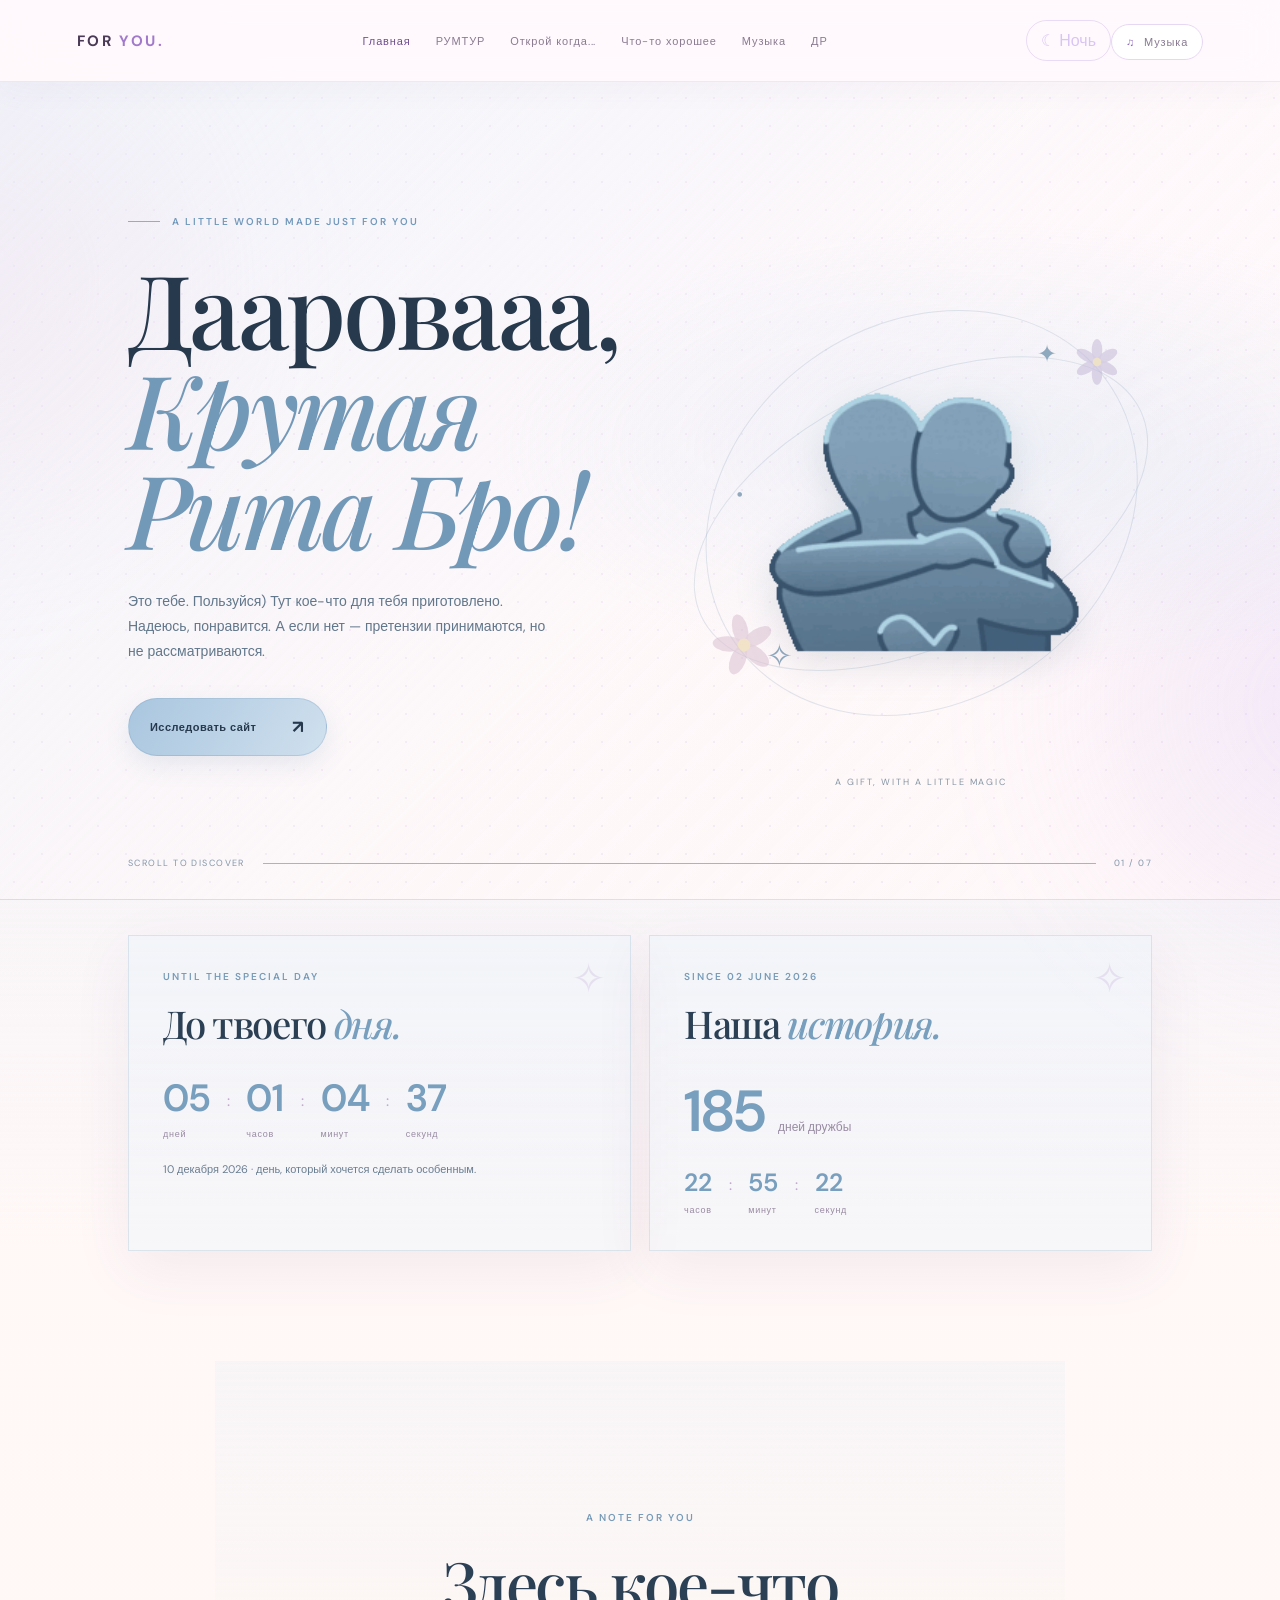
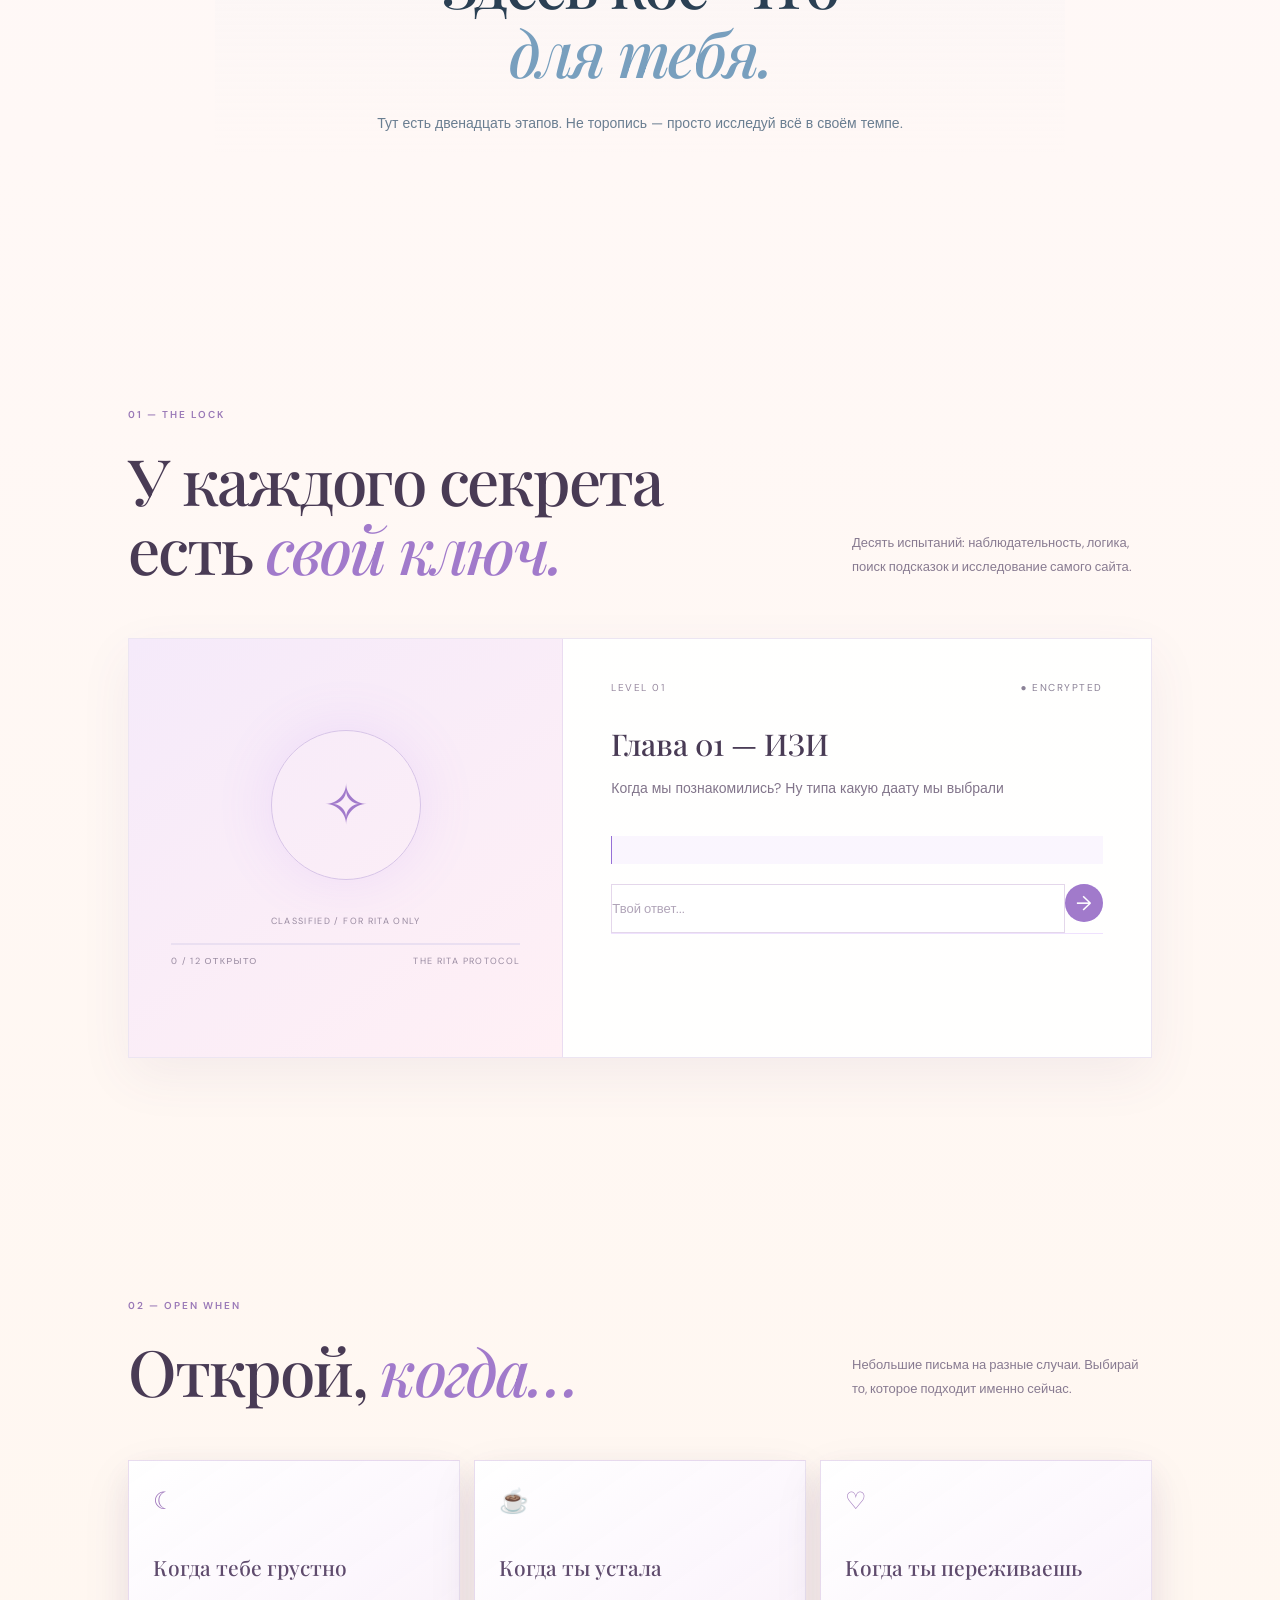
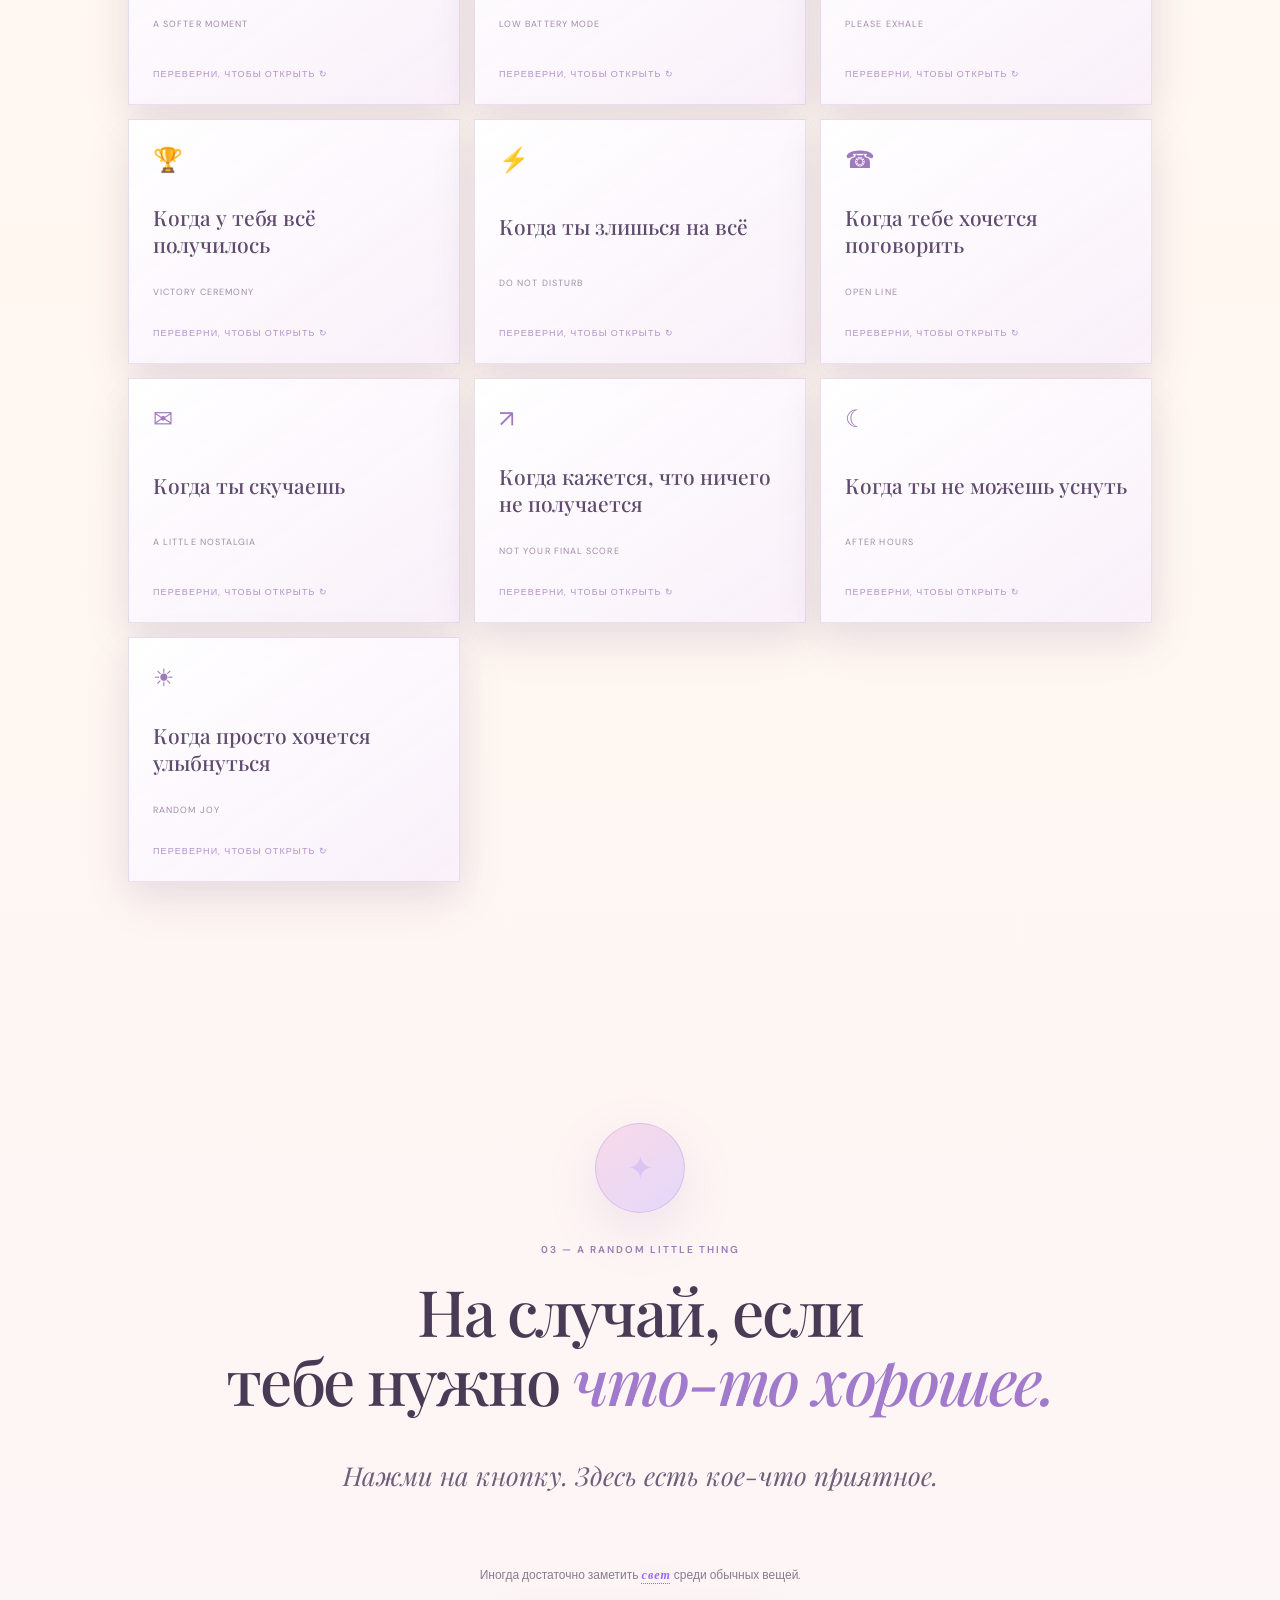
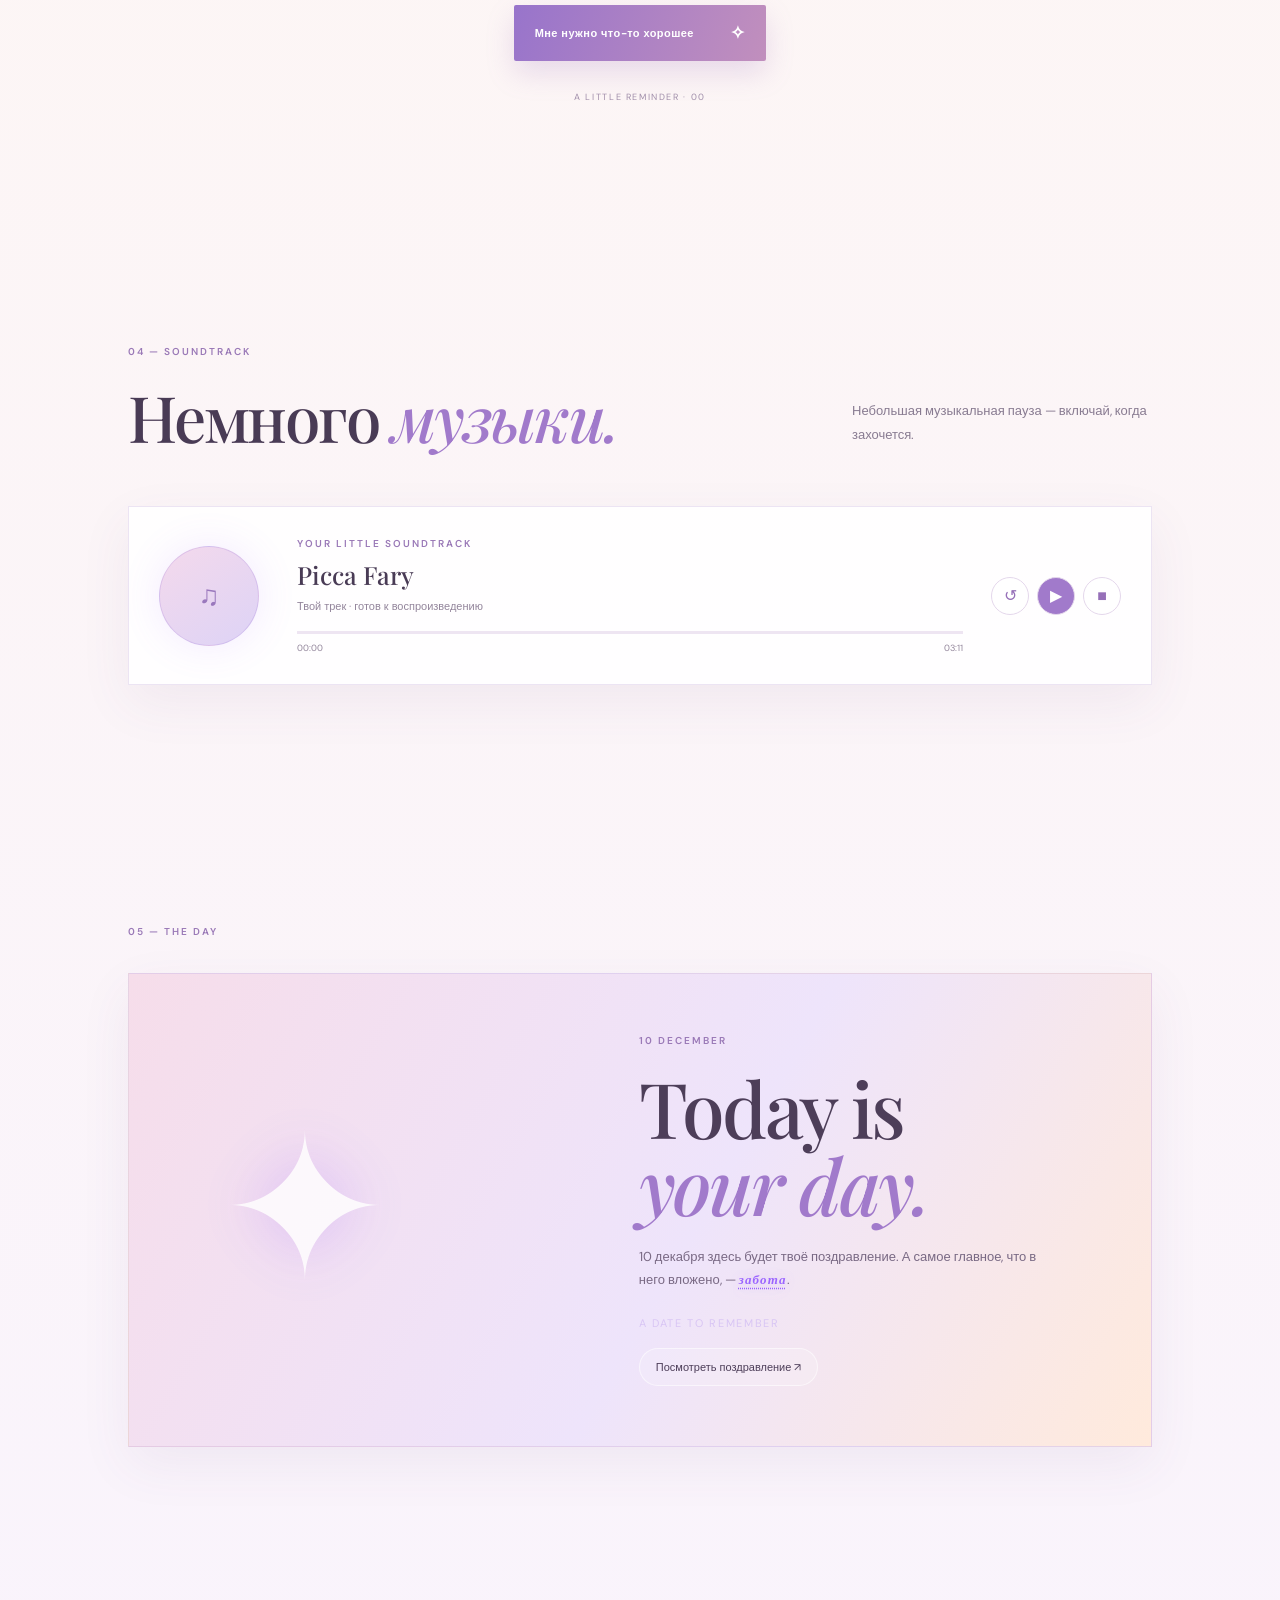
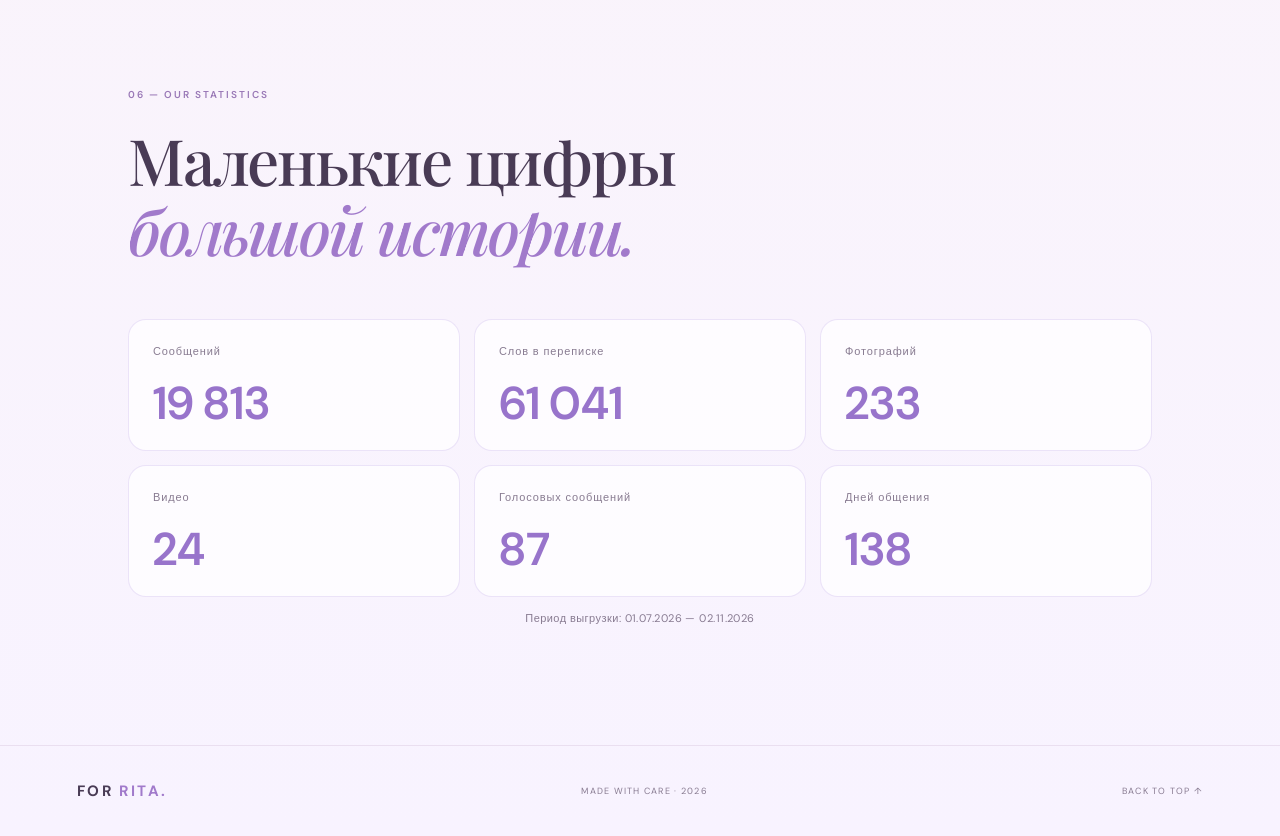
<file: index.html>
<!doctype html>
<html lang="ru">
<head>
<meta charset="UTF-8"><meta name="viewport" content="width=device-width,initial-scale=1">
<meta name="theme-color" content="#fff7fb">
<title>A little world made just for you</title>
<link rel="preconnect" href="https://fonts.googleapis.com"><link rel="preconnect" href="https://fonts.gstatic.com" crossorigin>
<link href="https://fonts.googleapis.com/css2?family=DM+Sans:wght@400;500;600;700&family=Playfair+Display:ital,wght@0,500;0,600;1,500&display=swap" rel="stylesheet">
<link rel="stylesheet" href="style.css?v=5.14">
</head>
<body>
<div class="ambient ambient-one"></div><div class="ambient ambient-two"></div><div class="seasonal-layer" id="seasonalLayer" aria-hidden="true"></div>
<header class="topbar">
<a class="brand" href="#home">FOR <span>YOU.</span></a>
<button class="menu-toggle" id="menuToggle" aria-label="Открыть меню">☰</button>
<nav id="nav"><a href="#home" class="nav-link active">Главная</a><a href="#lock" class="nav-link">РУМТУР</a><a href="#open-when" class="nav-link">Открой когда...</a><a href="#secret-block" class="nav-link hidden" id="archiveNav">Наступит время</a><a href="#random" class="nav-link">Что-то хорошее</a><a href="#music" class="nav-link">Музыка</a><a href="#birthday" class="nav-link">ДР</a></nav>
<div class="topbar-actions"><button class="theme-toggle" id="themeToggle" type="button">☾ <span>Ночь</span></button><button class="sound-button" id="soundButton" type="button" aria-label="Перейти к музыке">♫ <span>Музыка</span></button></div>
</header>
<main>
<section class="hero section" id="home">
<div class="hero-copy"><div class="eyebrow"><span class="eyebrow-line"></span>A LITTLE WORLD MADE JUST FOR YOU</div><h1>Дааровааа,<br><em>Крутая Рита Бро!</em></h1><p class="hero-text">Это тебе. Пользуйся) Тут кое-что для тебя приготовлено. Надеюсь, понравится. А если нет — претензии принимаются, но не рассматриваются.</p><a class="primary-button" href="#lock">Исследовать сайт <span>↗</span></a></div>
<div class="hero-art" aria-hidden="true">
<div class="orbit orbit-a"></div><div class="orbit orbit-b"></div>
<div class="embrace-stage" aria-hidden="true">
  <img class="embrace-gif" src="assets/embrace.gif" alt="Два человечка обнимаются" width="240" height="240">
</div>
<svg class="hero-flower flower-one" viewBox="0 0 100 100"><g fill="#e8b9d7" fill-opacity=".8"><ellipse cx="50" cy="25" rx="12" ry="24"/><ellipse cx="50" cy="25" rx="12" ry="24" transform="rotate(72 50 50)"/><ellipse cx="50" cy="25" rx="12" ry="24" transform="rotate(144 50 50)"/><ellipse cx="50" cy="25" rx="12" ry="24" transform="rotate(216 50 50)"/><ellipse cx="50" cy="25" rx="12" ry="24" transform="rotate(288 50 50)"/></g><circle cx="50" cy="50" r="10" fill="#f8d98d"/></svg>
<svg class="hero-flower flower-two" viewBox="0 0 100 100"><g fill="#cdb7ef" fill-opacity=".85"><ellipse cx="50" cy="25" rx="11" ry="23"/><ellipse cx="50" cy="25" rx="11" ry="23" transform="rotate(60 50 50)"/><ellipse cx="50" cy="25" rx="11" ry="23" transform="rotate(120 50 50)"/><ellipse cx="50" cy="25" rx="11" ry="23" transform="rotate(180 50 50)"/><ellipse cx="50" cy="25" rx="11" ry="23" transform="rotate(240 50 50)"/><ellipse cx="50" cy="25" rx="11" ry="23" transform="rotate(300 50 50)"/></g><circle cx="50" cy="50" r="9" fill="#f6d98e"/></svg>
<span class="spark spark-a">✦</span><span class="spark spark-b">✧</span><span class="spark spark-c">·</span><div class="art-caption">A GIFT, WITH A LITTLE MAGIC</div></div>
<div class="hero-bottom"><span>SCROLL TO DISCOVER</span><span class="scroll-line"></span><span>01 / 07</span></div>
</section>
<section class="time-section section" id="our-time">
  <div class="time-grid">
    <article class="time-card birthday-count-card">
      <div class="section-kicker">UNTIL THE SPECIAL DAY</div>
      <h2>До твоего <em>дня.</em></h2>
      <div class="time-counter" id="birthdayCountdown" aria-live="off">
        <div><strong id="bdDays">—</strong><span>дней</span></div><i>:</i>
        <div><strong id="bdHours">—</strong><span>часов</span></div><i>:</i>
        <div><strong id="bdMinutes">—</strong><span>минут</span></div><i>:</i>
        <div><strong id="bdSeconds">—</strong><span>секунд</span></div>
      </div>
      <p>10 декабря 2026 · день, который хочется сделать особенным.</p>
    </article>
    <article class="time-card friendship-count-card">
      <div class="section-kicker">SINCE 02 JUNE 2026</div>
      <h2>Наша <em>история.</em></h2>
      <div class="friendship-counter" id="friendshipCounter">
        <strong id="friendDays">—</strong><span>дней дружбы</span>
      </div>
      <div class="time-counter compact"><div><strong id="friendHours">—</strong><span>часов</span></div><i>:</i><div><strong id="friendMinutes">—</strong><span>минут</span></div><i>:</i><div><strong id="friendSeconds">—</strong><span>секунд</span></div></div>
    </article>
  </div>
</section>
<section class="intro section narrow"><div class="section-kicker">A NOTE FOR YOU</div><h2>Здесь кое-что<br><em>для тебя.</em></h2><p>Тут есть двенадцать этапов. Не торопись — просто исследуй всё в своём темпе.</p></section>

<section class="feature-section section" id="lock">
<div class="section-heading"><div><div class="section-kicker">01 — THE LOCK</div><h2>У каждого секрета<br>есть <em>свой ключ.</em></h2></div><p>Десять испытаний: наблюдательность, логика, поиск подсказок и исследование самого сайта.</p></div>
<div class="lock-panel">
<div class="lock-visual"><div class="lock-ring">✧</div><div class="lock-label">CLASSIFIED / FOR RITA ONLY</div><div class="lock-progress"><span id="progressFill"></span></div><div class="progress-caption"><span id="progressText">0 / 10 ОТКРЫТО</span><span>THE RITA PROTOCOL</span></div></div>
<div class="puzzle-area"><div class="puzzle-top"><span id="levelLabel">LEVEL 01</span><span class="tiny-status">● ENCRYPTED</span></div><h3 id="puzzleTitle">Загружаем загадку…</h3><p id="puzzleQuestion" class="puzzle-question"></p>
<div class="puzzle-steps" id="puzzleSteps"></div>
<form id="answerForm" class="answer-form"><input id="answerInput" autocomplete="off" placeholder="Твой ответ..." aria-label="Ответ на загадку"><button class="round-submit" type="submit" aria-label="Проверить ответ">→</button></form><div id="feedback" class="feedback" aria-live="polite"></div><div id="reward" class="reward hidden"></div>
<div id="finalCodeGate" class="hidden" aria-live="polite">
  <h3>Последнее слово — не на этом сайте.</h3>
  <p class="puzzle-question">Когда пройдёшь все двенадцать этапов, попроси у Михаила секретный код. Он скажет его лично — и только тогда откроется последнее послание.</p>
  <form id="finalCodeForm" class="answer-form">
    <input id="finalCodeInput" autocomplete="off" placeholder="Секретный код..." aria-label="Секретный код">
    <button class="round-submit" type="submit" aria-label="Открыть послание">→</button>
  </form>
  <div id="finalCodeFeedback" class="feedback" aria-live="polite"></div>
</div>
</div>
<!---</div><p class="fine-print">Прогресс сохраняется в этом браузере. Это игровой секрет, а не защищённое серверное хранилище. <button class="text-reset" id="resetProgress" type="button">Сбросить прохождение для теста</button></p>
  --> </section>


<section class="archive-section section hidden" id="secret-block">
  <div class="archive-qr-card">
    <div class="archive-qr-kicker">ONE MORE LITTLE SECRET</div>
    <h2>Тут есть <em>ещё кое-что.</em></h2>
    <p class="archive-qr-caption">Наведи камеру и загляни туда, где продолжается история.</p>
    <div class="archive-qr-wrap"><img class="archive-qr" src="assets/telegram-qr.jpg" alt="QR-код для перехода в Telegram-группу"></div>
    <div class="archive-qr-foot">TELEGRAM · PRIVATE CORNER ✦</div>
  </div>
</section>

<section class="open-section section" id="open-when"><div class="section-heading"><div><div class="section-kicker">02 — OPEN WHEN</div><h2>Открой, <em>когда…</em></h2></div><p>Небольшие письма на разные случаи. Выбирай то, которое подходит именно сейчас.</p></div><div class="letter-grid" id="letterGrid"></div><div class="letter-view hidden" id="letterView"><button class="close-letter" id="closeLetter">×</button><div class="section-kicker">A LITTLE LETTER</div><h3 id="letterTitle"></h3><p id="letterBody"></p><div class="letter-sign">бережно сохранено для тебя ✦</div></div></section>

<section class="random-section section" id="random"><div class="random-orb"><span>✦</span></div><div class="section-kicker">03 — A RANDOM LITTLE THING</div><h2>На случай, если<br>тебе нужно <em>что-то хорошее.</em></h2><p id="compliment" class="compliment">Нажми на кнопку. Здесь есть кое-что приятное.</p><p class="random-note">Иногда достаточно заметить <span class="lock-secret-word">свет</span> среди обычных вещей.</p><button class="primary-button" id="randomButton">Мне нужно что-то хорошее <span>✧</span></button><div class="random-count" id="randomCount">A LITTLE REMINDER · 00</div></section>

<section class="music-section section" id="music"><div class="section-heading"><div><div class="section-kicker">04 — SOUNDTRACK</div><h2>Немного <em>музыки.</em></h2></div><p>Небольшая музыкальная пауза — включай, когда захочется.</p></div>
<div class="music-player"><div class="music-disc"><span>♫</span></div><div class="music-info"><div class="section-kicker">YOUR LITTLE SOUNDTRACK</div><h3 id="trackName">Picca Fary</h3><p id="trackStatus">Твой трек · готов к воспроизведению</p><div class="track-progress"><span id="trackProgress"></span></div><div class="track-times"><span id="currentTime">00:00</span><span id="duration">00:00</span></div></div><div class="music-controls"><button id="rewindTrack" class="music-control" title="С начала">↺</button><button id="playTrack" class="music-control play" title="Воспроизвести">▶</button><button id="stopTrack" class="music-control" title="Остановить">■</button></div></div><audio id="audioPlayer" src="assets/music/picca-fary.mp3" preload="auto" autoplay></audio>
</section>

<section class="birthday-section section" id="birthday"><div class="section-kicker">05 — THE DAY</div><div class="birthday-card" id="birthdayCard"><div class="birthday-star">✦</div><div class="birthday-copy"><div class="section-kicker">10 DECEMBER</div><h2>Today is<br><em>your day.</em></h2><p id="birthdayMessage">10 декабря здесь будет твоё поздравление. А самое главное, что в него вложено, — <span class="lock-secret-word">забота</span>.</p><div class="birthday-age" id="birthdayAge">A DATE TO REMEMBER</div><button class="preview-birthday" id="previewBirthday" type="button">Посмотреть поздравление ↗</button></div></div></section>
<section class="stats-section section" id="our-statistics">
  <div class="section-heading"><div><div class="section-kicker">06 — OUR STATISTICS</div><h2>Маленькие цифры<br><em>большой истории.</em></h2></div></div>
  <div class="stats-summary" id="statsSummary" aria-live="polite">
    <div class="stats-empty">Загружаем наши цифры…</div>
  </div>
</section>
</main>
<footer><a class="brand" href="#home">FOR <span>RITA.</span></a><span>MADE WITH CARE · 2026</span><a href="#home">BACK TO TOP ↑</a></footer>
<div class="birthday-overlay hidden" id="birthdayOverlay"><div class="birthday-confetti" aria-hidden="true"></div><div class="birthday-modal"><button class="close-birthday" id="closeBirthday">×</button><div class="birthday-modal-star">✦</div><div class="section-kicker">TODAY IS YOUR DAY</div><h2>С днём<br><em>рождения, Рита!</em></h2><div class="birthday-modal-copy">
<p>Ну что, ещё один год позади, а ты всё так же умудряешься успевать абсолютно везде, пробовать всё подряд и каким-то образом добиваться практически всего, чего захочешь.</p>
<p>Я до сих пор не понимаю, откуда у тебя столько энергии. Кажется, у тебя в сутках не 24 часа, а какой-то расширенный тариф. Хотя, зная тебя, даже этого тебе будет мало.</p>
<p>Отдельно хочется отметить твою любовь к победам. Лазертаг, Зарница, учёба — везде нужно первое место, золотая медаль и желательно без права на апелляцию. Но иногда всё-таки давай другим людям фору. Им тоже хочется почувствовать вкус победы, а то соревнования превращаются в формальность. (Ну это я говорю помоту что так надо, а так кнш пох, JUST DO IT)</p>
<p>А если серьёзно, я очень рад за тебя. За всё, что у тебя получается, за то, что ты пробуешь новое, не стоишь на месте и добиваешься того, чего хочешь. Даже если ты сама иногда не замечаешь, сколько всего успеваешь.</p>
<p>И знаешь, я хочу пожелать тебе не просто успехов, достижений и очередных побед. Я хочу, чтобы ты жила именно так, как действительно хочешь сама. Чтобы рядом были нужные люди, чтобы хватало сил на любимые занятия, чтобы было больше поводов радоваться и меньше причин переживать из-за всякой ерунды.</p>
<p>Не забывай, что тебе необязательно всегда всё успевать, всё решать и обо всём беспокоиться. Иногда можно просто остановиться, отдохнуть, пожаловаться на этот безумный мир и позволить кому-нибудь позаботиться о тебе.</p>
<p>И напоследок : спасибо тебе за твою заботу, за искренность, за наши совершенно случайные дни, приколы, разговоры и даже за регулярное обеспечение меня едой))))</p>
<p>Я действительно очень ценю то, что ты есть в моей жизни. И мне хочется, чтобы ты всегда оставалась собой — в любом настроении, в любой ситуации и в любой день.</p>
<p>С днём рождения! Пусть впереди будет много счастливых моментов, которыми ты будешь по-настоящему довольна.</p>
<p>И да, сегодня можешь победить во всём. Сегодня тебе разрешается. ❤️</p>
</div><div class="birthday-modal-age" id="modalAge"></div><button class="primary-button" id="enterGift">Открыть подарок <span>↗</span></button></div></div>
<div class="toast" id="toast" role="status"></div>
<script src="theme.js?v=5.14"></script><script src="stats-data.js?v=5.13"></script><script src="script.js?v=5.14"></script>
</body></html>
</file>
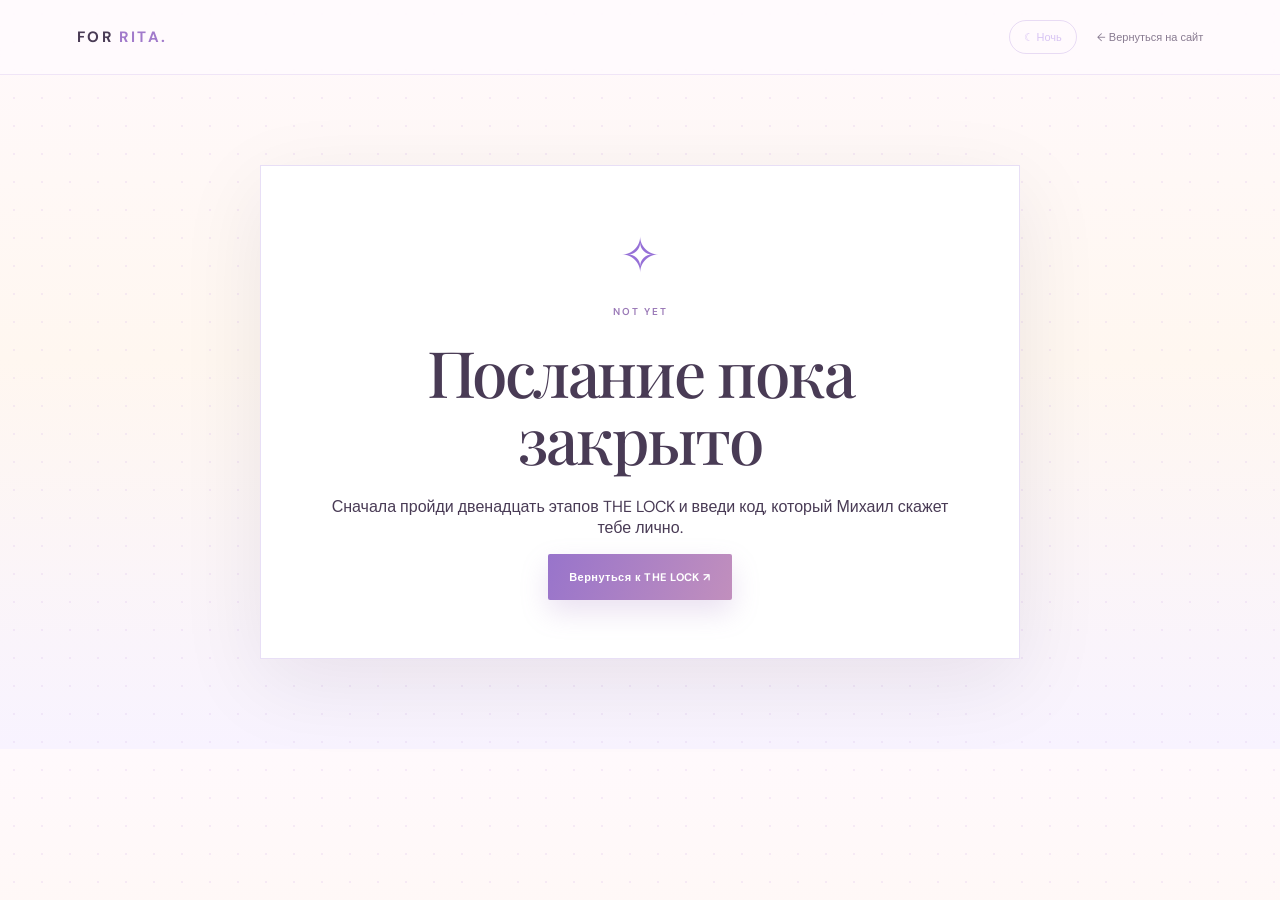
<file: confession.html>
<!doctype html><html lang="ru"><head><meta charset="UTF-8"><meta name="viewport" content="width=device-width,initial-scale=1"><meta name="theme-color" content="#fff7fb"><title>A note for Rita — FOR RITA</title><link rel="preconnect" href="https://fonts.googleapis.com"><link href="https://fonts.googleapis.com/css2?family=DM+Sans:wght@400;500;600;700&family=Playfair+Display:ital,wght@0,500;0,600;1,500&display=swap" rel="stylesheet"><link rel="stylesheet" href="style.css?v=5.13"></head><body class="confession-page"><div class="subpage-top"><a class="brand" href="index.html">FOR <span>RITA.</span></a><div class="subpage-actions"><button class="theme-toggle" id="themeToggle" type="button">☾ <span>Ночь</span></button><a href="index.html">← Вернуться на сайт</a></div></div><main class="confession-shell" id="confessionContent"><p>Загружаем послание…</p></main><script src="theme.js?v=5.13"></script><script src="confession.js?v=5.13"></script></body></html>
</file>
<file: style.css>
* {
  box-sizing: border-box;
}

:root {
  --bg: #08080b;
  --panel: #111116;
  --white: #f5f1fa;
  --muted: #a6a0af;
  --purple: #9b65ff;
  --lilac: #d7b7ff;
  --line: rgba(215,183,255,.17);
}

html {
  scroll-behavior: smooth;
}

body {
  margin: 0;
  background: var(--bg);
  color: var(--white);
  font-family: "DM Sans",sans-serif;
  overflow-x: hidden;
}

a {
  color: inherit;
  text-decoration: none;
}

button,input {
  font: inherit;
}

.ambient {
  position: fixed;
  width: 420px;
  height: 420px;
  border-radius: 50%;
  filter: blur(120px);
  opacity: .12;
  pointer-events: none;
  z-index: -1;
}

.ambient-one {
  background: #7437d5;
  top: 8%;
  left: -240px;
}

.ambient-two {
  background: #3d2475;
  right: -260px;
  top: 55%;
}

.topbar {
  height: 82px;
  padding: 0 6vw;
  display: flex;
  align-items: center;
  justify-content: space-between;
  border-bottom: 1px solid rgba(255,255,255,.07);
  position: sticky;
  top: 0;
  background: rgba(8,8,11,.86);
  backdrop-filter: blur(18px);
  z-index: 10;
}

.brand {
  font-size: 15px;
  font-weight: 700;
  letter-spacing: .16em;
}

.brand span {
  color: var(--lilac);
}

nav {
  display: flex;
  gap: 25px;
}

nav a,.sound-button {
  font-size: 11px;
  letter-spacing: .08em;
  color: var(--muted);
  transition: .2s;
}

nav a:hover,nav a.active {
  color: var(--white);
}

.sound-button {
  border: 1px solid var(--line);
  background: transparent;
  color: var(--lilac);
  padding: 10px 14px;
  border-radius: 30px;
}

.sound-button span {
  color: var(--muted);
  margin-left: 5px;
}

.menu-toggle {
  display: none;
  background: none;
  color: white;
  border: 0;
  font-size: 22px;
}

.section {
  padding: 120px 10vw;
  position: relative;
}

.hero {
  min-height: calc(100vh - 82px);
  display: flex;
  align-items: center;
  padding-top: 90px;
  padding-bottom: 100px;
}

.hero-copy {
  width: 54%;
  position: relative;
  z-index: 2;
}

.eyebrow,.section-kicker {
  font-size: 10px;
  letter-spacing: .2em;
  color: var(--lilac);
  font-weight: 600;
}

.eyebrow {
  display: flex;
  align-items: center;
  gap: 12px;
}

.eyebrow-line {
  width: 32px;
  height: 1px;
  background: var(--purple);
}

h1,h2,h3,p {
  margin-top: 0;
}

h1,h2 {
  font-family: "Playfair Display",serif;
  font-weight: 500;
  letter-spacing: -.035em;
}

h1 {
  font-size: clamp(58px,8vw,112px);
  line-height: .98;
  margin: 30px 0;
}

h1 em,h2 em {
  color: var(--lilac);
  font-weight: 500;
}

.hero-text {
  max-width: 430px;
  color: var(--muted);
  line-height: 1.8;
  font-size: 14px;
  margin-bottom: 34px;
}

.primary-button {
  display: inline-flex;
  align-items: center;
  gap: 36px;
  padding: 16px 21px;
  background: var(--lilac);
  color: #17101f;
  border: 0;
  border-radius: 2px;
  font-size: 11px;
  font-weight: 700;
  letter-spacing: .04em;
  cursor: pointer;
  transition: .25s;
}

.primary-button:hover {
  background: #fff;
  transform: translateY(-2px);
}

.primary-button span {
  font-size: 18px;
}

.hero-art {
  position: absolute;
  right: 9%;
  top: 17%;
  width: 38vw;
  height: 65vh;
  max-width: 550px;
  display: grid;
  place-items: center;
}

.orbit {
  position: absolute;
  border: 1px solid rgba(215,183,255,.15);
  border-radius: 50%;
  transform: rotate(-25deg);
}

.orbit-a {
  width: 100%;
  height: 45%;
}

.orbit-b {
  width: 78%;
  height: 78%;
  transform: rotate(55deg);
}

.spark {
  position: absolute;
  color: var(--lilac);
}

.spark-a {
  top: 20%;
  right: 22%;
  font-size: 24px;
}

.spark-b {
  bottom: 22%;
  left: 18%;
  font-size: 32px;
}

.spark-c {
  top: 42%;
  left: 12%;
  font-size: 40px;
}

.art-caption {
  position: absolute;
  bottom: 3%;
  font-size: 9px;
  letter-spacing: .22em;
  color: var(--muted);
}

.hero-bottom {
  position: absolute;
  bottom: 30px;
  left: 10vw;
  right: 10vw;
  display: flex;
  align-items: center;
  gap: 18px;
  font-size: 9px;
  letter-spacing: .16em;
  color: #77717f;
}

.scroll-line {
  height: 1px;
  background: var(--line);
  flex: 1;
}

.narrow {
  max-width: 850px;
  margin: auto;
  text-align: center;
}

.intro {
  padding-top: 150px;
  padding-bottom: 150px;
}

.intro h2,.section-heading h2,.random-section h2 {
  font-size: clamp(42px,5vw,68px);
  line-height: 1.08;
  margin: 24px 0;
}

.intro p {
  color: var(--muted);
  line-height: 1.9;
  max-width: 560px;
  margin: 0 auto;
  font-size: 14px;
}

.feature-section,.open-section,.music-section {
  border-top: 1px solid rgba(255,255,255,.06);
}

.section-heading {
  display: flex;
  justify-content: space-between;
  align-items: end;
  gap: 40px;
  margin-bottom: 55px;
}

.section-heading h2 {
  margin-bottom: 0;
}

.section-heading>p {
  max-width: 300px;
  color: var(--muted);
  font-size: 13px;
  line-height: 1.8;
  margin-bottom: 5px;
}

.lock-panel {
  display: grid;
  grid-template-columns: .85fr 1.15fr;
  background: var(--panel);
  border: 1px solid var(--line);
  min-height: 420px;
}

.lock-visual {
  padding: 42px;
  display: flex;
  flex-direction: column;
  align-items: center;
  justify-content: center;
  border-right: 1px solid var(--line);
  background: radial-gradient(circle at center,rgba(155,101,255,.12),transparent 60%);
}

.lock-ring {
  width: 150px;
  height: 150px;
  border: 1px solid rgba(215,183,255,.4);
  border-radius: 50%;
  display: grid;
  place-items: center;
  font-size: 55px;
  color: var(--lilac);
  box-shadow: 0 0 60px rgba(155,101,255,.12);
  margin-bottom: 35px;
}

.lock-label,.progress-caption {
  font-size: 9px;
  letter-spacing: .15em;
  color: var(--muted);
}

.lock-progress {
  height: 2px;
  width: 100%;
  background: #30283b;
  margin: 16px 0 10px;
}

.lock-progress span {
  display: block;
  width: 0;
  height: 100%;
  background: var(--lilac);
  transition: .4s;
}

.progress-caption {
  display: flex;
  justify-content: space-between;
  width: 100%;
}

.puzzle-area {
  padding: 42px 48px;
}

.puzzle-top {
  display: flex;
  justify-content: space-between;
  font-size: 10px;
  letter-spacing: .15em;
  color: var(--lilac);
}

.tiny-status {
  color: #8b8297;
}

.puzzle-area h3 {
  font-family: "Playfair Display",serif;
  font-size: 30px;
  font-weight: 500;
  margin: 30px 0 12px;
}

.puzzle-question {
  font-size: 14px;
  line-height: 1.8;
  color: var(--muted);
  min-height: 45px;
}

.puzzle-steps {
  font-size: 12px;
  line-height: 1.8;
  color: #c9bfd2;
  padding: 14px 16px;
  border-left: 1px solid var(--purple);
  background: rgba(155,101,255,.055);
  margin: 15px 0;
}

.puzzle-steps ol {
  padding-left: 18px;
  margin: 0;
}

.puzzle-steps li+li {
  margin-top: 5px;
}

.hint-row {
  display: flex;
  align-items: center;
  gap: 14px;
  margin: 18px 0;
}

.text-button {
  background: none;
  border: 0;
  padding: 0;
  color: var(--lilac);
  font-size: 11px;
  text-decoration: underline;
  cursor: pointer;
}

.hint-text {
  font-size: 11px;
  color: #c8b4e8;
}

.answer-form {
  display: flex;
  border-bottom: 1px solid rgba(215,183,255,.4);
  margin-top: 20px;
}

.answer-form input {
  background: none;
  border: 0;
  outline: 0;
  color: white;
  padding: 15px 0;
  flex: 1;
  min-width: 0;
  font-size: 13px;
}

.answer-form input::placeholder {
  color: #716a7a;
}

.round-submit {
  width: 38px;
  height: 38px;
  border: 1px solid var(--line);
  border-radius: 50%;
  background: transparent;
  color: var(--lilac);
  font-size: 20px;
  cursor: pointer;
}

.feedback {
  font-size: 12px;
  min-height: 22px;
  margin-top: 14px;
  color: var(--lilac);
}

.reward {
  margin-top: 15px;
  padding: 15px;
  border: 1px solid var(--line);
  font-size: 13px;
  line-height: 1.7;
  white-space: pre-line;
}

.hidden {
  display: none !important;
}

.fine-print {
  font-size: 10px;
  color: #77717f;
  margin-top: 16px;
}

.letter-grid {
  display: grid;
  grid-template-columns: repeat(3,1fr);
  gap: 14px;
}

.letter-card {
  min-height: 160px;
  background: var(--panel);
  border: 1px solid rgba(255,255,255,.08);
  padding: 24px;
  display: flex;
  flex-direction: column;
  justify-content: space-between;
  cursor: pointer;
  transition: .25s;
  text-align: left;
  color: var(--white);
}

.letter-card:hover {
  border-color: var(--purple);
  transform: translateY(-4px);
  background: #15121c;
}

.letter-card .letter-icon {
  font-size: 22px;
  color: var(--lilac);
}

.letter-card strong {
  font-family: "Playfair Display",serif;
  font-size: 21px;
  font-weight: 500;
}

.letter-card small {
  font-size: 9px;
  letter-spacing: .13em;
  color: var(--muted);
}

.letter-view {
  position: relative;
  margin-top: 22px;
  padding: 42px;
  background: linear-gradient(135deg,#17121f,#101015);
  border: 1px solid var(--line);
}

.letter-view h3 {
  font-family: "Playfair Display",serif;
  font-size: 34px;
  font-weight: 500;
  margin: 18px 0;
}

.letter-view p {
  white-space: pre-line;
  color: #d0c8d8;
  line-height: 1.9;
  font-size: 14px;
  max-width: 650px;
}

.close-letter {
  position: absolute;
  right: 20px;
  top: 15px;
  background: none;
  border: 0;
  color: white;
  font-size: 28px;
  cursor: pointer;
}

.letter-sign {
  font-size: 10px;
  letter-spacing: .1em;
  color: var(--lilac);
  margin-top: 25px;
}

.random-section {
  text-align: center;
  border-top: 1px solid rgba(255,255,255,.06);
  border-bottom: 1px solid rgba(255,255,255,.06);
  display: flex;
  align-items: center;
  flex-direction: column;
}

.random-orb {
  width: 90px;
  height: 90px;
  border: 1px solid var(--line);
  border-radius: 50%;
  display: grid;
  place-items: center;
  color: var(--lilac);
  font-size: 32px;
  margin-bottom: 30px;
  box-shadow: 0 0 60px rgba(155,101,255,.12);
}

.random-section h2 {
  margin: 20px 0;
}

.compliment {
  font-family: "Playfair Display",serif;
  font-style: italic;
  font-size: clamp(19px,2.5vw,26px);
  color: #d9c8ee;
  max-width: 600px;
  line-height: 1.5;
  min-height: 75px;
  margin: 22px 0;
}

.random-count {
  font-size: 9px;
  letter-spacing: .18em;
  color: #827b8a;
  margin-top: 30px;
}

.music-player {
  display: grid;
  grid-template-columns: 110px 1fr auto;
  gap: 28px;
  align-items: center;
  padding: 30px;
  background: var(--panel);
  border: 1px solid var(--line);
}

.music-disc {
  width: 100px;
  height: 100px;
  border-radius: 50%;
  display: grid;
  place-items: center;
  background: radial-gradient(circle,#1a1325 0 16%,#09090c 17% 28%,#3a2854 29% 31%,#111 32%);
  border: 1px solid var(--line);
  color: var(--lilac);
  font-size: 28px;
  box-shadow: 0 0 40px rgba(155,101,255,.12);
}

.music-info h3 {
  font: 500 25px "Playfair Display",serif;
  margin: 8px 0;
}

.music-info p {
  color: var(--muted);
  font-size: 11px;
  margin-bottom: 18px;
}

.track-progress {
  height: 3px;
  background: #30283b;
}

.track-progress span {
  display: block;
  height: 100%;
  width: 0;
  background: var(--lilac);
}

.track-times {
  display: flex;
  justify-content: space-between;
  color: #8c8495;
  font-size: 9px;
  margin-top: 8px;
}

.music-controls {
  display: flex;
  gap: 8px;
}

.music-control {
  width: 38px;
  height: 38px;
  border-radius: 50%;
  border: 1px solid var(--line);
  background: transparent;
  color: var(--lilac);
  cursor: pointer;
}

.music-control.play {
  background: var(--lilac);
  color: #17101f;
}

.birthday-card {
  display: flex;
  align-items: center;
  justify-content: space-between;
  min-height: 360px;
  padding: 60px 9%;
  margin-top: 35px;
  border: 1px solid var(--line);
  background: radial-gradient(circle at 75% 50%,rgba(155,101,255,.18),transparent 35%),#111016;
}

.birthday-star {
  font-size: clamp(90px,18vw,200px);
  color: var(--lilac);
  text-shadow: 0 0 60px rgba(155,101,255,.35);
}

.birthday-copy {
  max-width: 420px;
}

.birthday-copy h2 {
  font-size: clamp(48px,6vw,78px);
  line-height: 1;
  margin: 22px 0;
}

.birthday-copy p {
  color: var(--muted);
  font-size: 13px;
  line-height: 1.8;
}

.birthday-age {
  color: var(--lilac);
  font-size: 11px;
  letter-spacing: .15em;
  margin-top: 25px;
}

footer {
  padding: 35px 6vw;
  display: flex;
  justify-content: space-between;
  align-items: center;
  border-top: 1px solid rgba(255,255,255,.06);
}

footer>span,footer>a:last-child {
  font-size: 9px;
  letter-spacing: .14em;
  color: var(--muted);
}

.toast {
  position: fixed;
  bottom: 25px;
  left: 50%;
  transform: translate(-50%,20px);
  background: #211a2b;
  border: 1px solid var(--line);
  padding: 12px 18px;
  font-size: 12px;
  opacity: 0;
  pointer-events: none;
  transition: .3s;
  z-index: 30;
}

.toast.show {
  opacity: 1;
  transform: translate(-50%,0);
}

.birthday-overlay {
  position: fixed;
  inset: 0;
  z-index: 50;
  background: rgba(4,3,8,.94);
  backdrop-filter: blur(16px);
  display: grid;
  place-items: center;
  padding: 20px;
}

.birthday-modal {
  position: relative;
  max-height: 90vh;
  overflow-y: auto;
  max-width: 650px;
  width: 100%;
  padding: 55px;
  text-align: center;
  border: 1px solid rgba(215,183,255,.3);
  background: radial-gradient(circle at 50% 0,rgba(155,101,255,.22),transparent 55%),#100d16;
  box-shadow: 0 0 100px rgba(155,101,255,.15);
}

.birthday-modal-star {
  font-size: 45px;
  color: var(--lilac);
  margin-bottom: 22px;
}

.birthday-modal h2 {
  font-size: clamp(45px,8vw,76px);
  line-height: 1.02;
  margin: 22px 0;
}

.birthday-modal p {
  color: #c5bdce;
  line-height: 1.8;
  font-size: 13px;
  max-width: 440px;
  margin: 0 auto 20px;
}

.birthday-modal-age {
  color: var(--lilac);
  font-size: 10px;
  letter-spacing: .16em;
  margin-bottom: 25px;
}

.close-birthday {
  position: absolute;
  right: 18px;
  top: 14px;
  border: 0;
  background: none;
  color: #ddd;
  font-size: 28px;
  cursor: pointer;
}

@media (max-width:900px) {
  nav {
    gap: 13px;
  }
  nav a {
    font-size: 10px;
  }
}

@media (max-width:800px) {
  .topbar {
    height: 70px;
    padding: 0 6vw;
  }
  .menu-toggle {
    display: block;
    margin-left: auto;
    margin-right: 15px;
  }
  nav {
    display: none;
    position: absolute;
    top: 70px;
    left: 0;
    right: 0;
    padding: 22px 6vw;
    background: #0d0c11;
    border-bottom: 1px solid var(--line);
    flex-direction: column;
    gap: 20px;
  }
  nav.open {
    display: flex;
  }
  .sound-button {
    padding: 9px;
  }
  .section {
    padding: 85px 7vw;
  }
  .hero {
    min-height: 780px;
    align-items: flex-start;
    padding-top: 110px;
  }
  .hero-copy {
    width: 100%;
  }
  .hero-art {
    top: 42%;
    right: 0;
    width: 100%;
    height: 45%;
    opacity: .65;
  }
  .hero-bottom {
    left: 7vw;
    right: 7vw;
  }
  .section-heading {
    display: block;
  }
  .section-heading>p {
    margin-top: 22px;
  }
  .lock-panel {
    grid-template-columns: 1fr;
  }
  .lock-visual {
    border-right: 0;
    border-bottom: 1px solid var(--line);
    padding: 30px;
  }
  .lock-ring {
    width: 100px;
    height: 100px;
    font-size: 38px;
    margin-bottom: 20px;
  }
  .puzzle-area {
    padding: 30px 25px;
  }
  .letter-grid {
    grid-template-columns: 1fr 1fr;
  }
  .birthday-card {
    padding: 40px 8%;
    min-height: 300px;
  }
  .birthday-star {
    font-size: 90px;
  }
  .music-player {
    grid-template-columns: 75px 1fr;
    gap: 18px;
  }
  .music-disc {
    width: 70px;
    height: 70px;
  }
  .music-controls {
    grid-column: 2;
  }
  .birthday-modal {
    padding: 40px 22px;
  }
}

@media (max-width:480px) {
  h1 {
    font-size: 60px;
  }
  .letter-grid {
    grid-template-columns: 1fr;
  }
  .letter-card {
    min-height: 130px;
  }
  .birthday-card {
    display: block;
  }
  .birthday-star {
    margin-bottom: 20px;
  }
  .birthday-copy h2 {
    font-size: 58px;
  }
  .hero-art {
    top: 48%;
  }
  .hero {
    min-height: 760px;
  }
  .art-caption {
    bottom: 0;
  }
  .music-player {
    grid-template-columns: 1fr;
    text-align: center;
  }
  .music-disc {
    margin: auto;
  }
  .music-controls {
    grid-column: auto;
    justify-content: center;
  }
  .track-times {
    text-align: left;
  }
}

/*V3 — richer motion and the unlocked making-of archive*/

html {
  scroll-behavior: smooth;
}

.hero-copy {
  animation: heroIn 1s cubic-bezier(.2,.75,.25,1) both;
}

.hero-art {
  animation: artIn 1.4s .15s ease-out both;
}

.orbit-a {
  animation: orbit 24s linear infinite;
}

.orbit-b {
  animation: orbitReverse 32s linear infinite;
}

.spark-a {
  animation: twinkle 3.2s ease-in-out infinite;
}

.spark-b {
  animation: twinkle 4.2s .8s ease-in-out infinite;
}

.spark-c {
  animation: twinkle 2.8s 1.4s ease-in-out infinite;
}

@keyframes heroIn {
  from {
    opacity: 0;
    transform: translateY(28px);
  }
  to {
    opacity: 1;
    transform: translateY(0);
  }
}

@keyframes artIn {
  from {
    opacity: 0;
    transform: translateX(35px) scale(.94);
  }
  to {
    opacity: 1;
    transform: translateX(0) scale(1);
  }
}

@keyframes gemFloat {
  0%,100% {
    translate: 0 0;
  }
  50% {
    translate: 0 -15px;
  }
}

@keyframes gemGlow {
  0%,100% {
    filter: brightness(.9);
  }
  50% {
    filter: brightness(1.3);
  }
}

@keyframes orbit {
  to {
    transform: rotate(335deg);
  }
}

@keyframes orbitReverse {
  to {
    transform: rotate(-305deg);
  }
}

@keyframes twinkle {
  0%,100% {
    opacity: .35;
    transform: scale(.85);
  }
  50% {
    opacity: 1;
    transform: scale(1.18);
  }
}

.reveal {
  opacity: 0;
  transform: translateY(28px);
  transition: opacity .8s ease,transform .8s cubic-bezier(.2,.75,.25,1);
}

.reveal.revealed {
  opacity: 1;
  transform: translateY(0);
}

.letter-card {
  animation: cardRise .65s both;
}

.letter-card:nth-child(2) {
  animation-delay: .07s;
}

.letter-card:nth-child(3) {
  animation-delay: .14s;
}

.letter-card:nth-child(4) {
  animation-delay: .21s;
}

.letter-card:nth-child(5) {
  animation-delay: .28s;
}

.letter-card:nth-child(6) {
  animation-delay: .35s;
}

@keyframes cardRise {
  from {
    opacity: 0;
    transform: translateY(18px);
  }
  to {
    opacity: 1;
    transform: translateY(0);
  }
}

.lock-ring {
  animation: ringPulse 4s ease-in-out infinite;
}

@keyframes ringPulse {
  0%,100% {
    box-shadow: 0 0 25px rgba(155,101,255,.08);
  }
  50% {
    box-shadow: 0 0 75px rgba(155,101,255,.25);
  }
}

.puzzle-area {
  animation: panelFade .6s ease both;
}

@keyframes panelFade {
  from {
    opacity: .4;
    transform: translateX(12px);
  }
  to {
    opacity: 1;
    transform: translateX(0);
  }
}

.archive-section {
  border-top: 1px solid var(--line);
  background: radial-gradient(ellipse at 50% 0,rgba(155,101,255,.08),transparent 55%);
}

.archive-intro {
  display: flex;
  gap: 20px;
  align-items: center;
  padding: 24px 28px;
  border: 1px solid var(--line);
  background: rgba(155,101,255,.06);
  margin: -20px 0 30px;
}

.archive-seal {
  width: 54px;
  height: 54px;
  flex: none;
  border: 1px solid var(--line);
  border-radius: 50%;
  display: grid;
  place-items: center;
  color: var(--lilac);
  font-size: 25px;
  animation: ringPulse 4s infinite;
}

.archive-intro strong {
  font: 500 22px "Playfair Display",serif;
}

.archive-intro p {
  color: var(--muted);
  font-size: 12px;
  margin: 6px 0 0;
  line-height: 1.7;
}

.archive-tabs {
  display: flex;
  gap: 8px;
  margin: 0 0 22px;
  flex-wrap: wrap;
}

.archive-tab {
  border: 1px solid var(--line);
  background: transparent;
  color: var(--muted);
  padding: 10px 18px;
  font-size: 10px;
  letter-spacing: .08em;
  cursor: pointer;
  transition: .2s;
}

.archive-tab:hover,.archive-tab.active {
  background: var(--lilac);
  border-color: var(--lilac);
  color: #17101f;
}

.archive-grid {
  display: grid;
  grid-template-columns: repeat(3,1fr);
  gap: 16px;
}

.memory-card {
  min-width: 0;
  border: 1px solid rgba(255,255,255,.1);
  background: var(--panel);
  animation: cardRise .55s both;
  overflow: hidden;
  transition: transform .25s,border-color .25s;
}

.memory-card:hover {
  transform: translateY(-5px);
  border-color: rgba(215,183,255,.5);
}

.memory-media {
  height: 205px;
  position: relative;
  background: linear-gradient(135deg,#1d1727,#0d0c12);
  display: grid;
  place-items: center;
  overflow: hidden;
}

.memory-media img,.memory-media video {
  width: 100%;
  height: 100%;
  object-fit: cover;
  position: relative;
  z-index: 1;
}

.memory-media video {
  background: #050507;
}

.media-placeholder {
  position: absolute;
  inset: 0;
  display: flex;
  flex-direction: column;
  gap: 10px;
  align-items: center;
  justify-content: center;
  color: var(--lilac);
  font-size: 10px;
  letter-spacing: .15em;
  text-align: center;
  padding: 15px;
}

.media-placeholder small {
  font-size: 9px;
  color: #8e849a;
  letter-spacing: 0;
  text-transform: none;
}

.memory-media:not(.media-missing) .media-placeholder {
  display: none;
}

.memory-media.media-missing .media-placeholder {
  display: flex;
}

.memory-note {
  min-height: 205px;
  padding: 26px;
  background: radial-gradient(circle at 100% 0,rgba(155,101,255,.15),transparent 60%);
  display: flex;
  flex-direction: column;
  justify-content: center;
}

.memory-note>span {
  font: italic 60px "Playfair Display",serif;
  color: var(--lilac);
  height: 45px;
}

.memory-note p {
  font: italic 16px/1.7 "Playfair Display",serif;
  color: #d7cde2;
  margin: 0;
}

.memory-card-copy {
  padding: 20px 22px 22px;
}

.memory-card-copy h3 {
  font: 500 22px "Playfair Display",serif;
  margin: 9px 0;
}

.memory-card-copy p {
  font-size: 11px;
  line-height: 1.7;
  color: var(--muted);
  margin: 0;
}

.archive-footer-note {
  font-size: 10px;
  line-height: 1.8;
  color: #8c8495;
  margin-top: 24px;
}

.archive-footer-note code {
  color: var(--lilac);
}

.letter-card-foot {
  font-size: 9px;
  letter-spacing: .12em;
  color: var(--lilac);
  opacity: .8;
}

.letter-view {
  animation: letterOpen .55s cubic-bezier(.2,.75,.25,1) both;
}

@keyframes letterOpen {
  from {
    opacity: 0;
    transform: translateY(15px) scale(.99);
  }
  to {
    opacity: 1;
    transform: translateY(0) scale(1);
  }
}

.birthday-overlay:not(.hidden) {
  animation: overlayIn .7s ease both;
}

.birthday-modal {
  animation: modalIn .8s .1s cubic-bezier(.2,.75,.25,1) both;
}

@keyframes overlayIn {
  from {
    opacity: 0;
  }
  to {
    opacity: 1;
  }
}

@keyframes modalIn {
  from {
    opacity: 0;
    transform: translateY(24px) scale(.97);
  }
  to {
    opacity: 1;
    transform: translateY(0) scale(1);
  }
}

@media (max-width:800px) {
  .archive-grid {
    grid-template-columns: 1fr 1fr;
  }
  .memory-media,.memory-note {
    height: 180px;
    min-height: 180px;
  }
  .archive-intro {
    align-items: flex-start;
  }
}

@media (max-width:520px) {
  .archive-grid {
    grid-template-columns: 1fr;
  }
  .memory-media,.memory-note {
    height: 210px;
    min-height: 210px;
  }
  .archive-intro {
    padding: 18px;
  }
  .archive-intro strong {
    font-size: 19px;
  }
}

@media (prefers-reduced-motion:reduce) {
  *,*::before,*::after {
    animation-duration: .01ms !important;
    animation-iteration-count: 1 !important;
    scroll-behavior: auto !important;
    transition-duration: .01ms !important;
  }
}

.video-media:not(.media-ready) .media-placeholder {
  display: flex;
}

.video-media.media-ready .media-placeholder {
  display: none;
}

/*FOR RITA 5.0 — bright celebration layer*/

:root {
  --bg: #fff9fc;
  --panel: #fff;
  --white: #40344b;
  --muted: #887b91;
  --purple: #9670d7;
  --lilac: #d8c5f4;
  --line: rgba(151,112,215,.22);
  --ink: #493b55;
  --pink: #f4c8dc;
  --peach: #ffe2cf;
}

body {
  background: linear-gradient(180deg,#fff9fc 0%,#fff7f0 48%,#f8f3ff 100%);
  color: var(--ink);
}

body:before {
  content: "";
  position: fixed;
  inset: 0;
  pointer-events: none;
  z-index: -1;
  opacity: .24;
  background-image: radial-gradient(#d9bde9 1px,transparent 1px);
  background-size: 28px 28px;
}

.ambient {
  filter: blur(95px);
  opacity: .22;
}

.ambient-one {
  background: #f5bfd8;
}

.ambient-two {
  background: #cdb8f4;
}

.topbar {
  background: rgba(255,250,253,.86);
  border-bottom: 1px solid rgba(151,112,215,.15);
  box-shadow: 0 8px 30px rgba(102,72,122,.04);
}

.brand span {
  color: #a17acb;
}

nav a, .sound-button {
  color: #897b91;
}

nav a:hover,nav a.active {
  color: #6e4d91;
}

.sound-button {
  color: #8d69bb;
  background: #fff;
  border-color: #e6d7f3;
}

.sound-button span {
  color: #887b91;
}

.menu-toggle {
  color: #72538f;
}

.section-kicker,.eyebrow {
  color: #9a79b7;
}

.eyebrow-line {
  background: #d7b9e8;
}

.hero h1,h1,h2,h3 {
  color: #493b55;
}

.hero h1 em,h2 em {
  color: #a17acb;
}

.hero-text,.section-heading>p,.intro p {
  color: #887b91;
}

.hero-art {
  filter: saturate(.75);
}

.orbit {
  border-color: rgba(167,128,204,.3);
}

.spark {
  color: #c18dbb;
}

.art-caption {
  color: #a38bad;
}

.primary-button {
  background: linear-gradient(110deg,#9874cb,#c18fbd);
  color: #fff;
  box-shadow: 0 12px 28px rgba(159,119,190,.22);
}

.primary-button:hover {
  box-shadow: 0 16px 34px rgba(159,119,190,.3);
}

.lock-panel,.music-player,.birthday-card,.letter-card,.letter-view,.journey-card {
  background: rgba(255,255,255,.88);
  border: 1px solid rgba(170,139,202,.22);
  box-shadow: 0 18px 50px rgba(105,77,126,.07);
}

.lock-visual {
  background: linear-gradient(145deg,#f5eafa,#fff0f5);
  border-color: #eadcf1;
}

.lock-ring {
  border-color: #d7c4e8;
  color: #a17acb;
}

.lock-label,.progress-caption,.puzzle-top,.fine-print {
  color: #988aa0;
}

.lock-progress {
  background: #eadff1;
}

.lock-progress span {
  background: linear-gradient(90deg,#c58fca,#9c7bd0);
}

.puzzle-area {
  color: #4d4058;
}

.puzzle-question {
  color: #82758b;
}

.answer-form input {
  background: #fff;
  border: 1px solid #e4d7eb;
  color: #493b55;
}

.answer-form input::placeholder {
  color: #b0a4b8;
}

.round-submit {
  background: #a17acb;
  color: white;
}

.feedback {
  color: #8d69b5;
}

.reward {
  background: #faf4ff;
  border: 1px solid #e7d8f3;
  color: #76568f;
}

.archive-section {
  background: linear-gradient(180deg,rgba(250,241,255,.65),rgba(255,249,252,.6));
  border-color: #eadcf1;
}

.archive-intro {
  background: #fff;
  border-color: #e8d9f0;
}

.archive-intro p,.memory-card-copy p {
  color: #887b91;
}

.archive-seal {
  color: #a17acb;
  border-color: #e3d4ee;
}

.archive-tab {
  color: #887b91;
  border-color: #e3d4ee;
}

.archive-tab:hover,.archive-tab.active {
  background: #a17acb;
  border-color: #a17acb;
  color: white;
}

.memory-card {
  background: #fff;
  border-color: #eadff0;
  box-shadow: 0 12px 30px rgba(105,77,126,.06);
}

.memory-note {
  background: linear-gradient(135deg,#fff6fb,#f7f1ff);
}

.memory-note p {
  color: #6e5d78;
}

.memory-note>span {
  color: #b18aca;
}

.memory-media {
  background: linear-gradient(135deg,#f7e8f3,#eee8fb);
}

.media-placeholder {
  color: #9b79ba;
}

.archive-footer-note {
  color: #988aa0;
}

.archive-footer-note code {
  color: #8d69b5;
}

.letter-card {
  color: #493b55;
}

.letter-card:hover {
  border-color: #c8a9dd;
  box-shadow: 0 18px 38px rgba(144,105,174,.13);
}

.letter-icon {
  color: #a17acb;
}

.letter-card-foot {
  color: #9a78bd;
}

.letter-view {
  color: #493b55;
}

.letter-view p {
  color: #81748b;
}

.close-letter {
  color: #9a78bd;
}

.random-orb {
  background: linear-gradient(145deg,#f9d9e8,#e4d8fb);
  box-shadow: 0 18px 50px rgba(180,140,205,.18);
}

.compliment {
  color: #6f5e7a;
}

.random-count {
  color: #a08eaa;
}

.music-disc {
  background: linear-gradient(145deg,#f4d9ec,#ddd3f6);
  color: #9a78bd;
}

.music-info p,.track-times {
  color: #93859b;
}

.track-progress {
  background: #eee5f2;
}

.track-progress span {
  background: #b28bce;
}

.music-control {
  background: #fff;
  border-color: #e4d7eb;
  color: #9670b8;
}

.music-control.play {
  background: #a17acb;
  color: white;
}

.birthday-card {
  background: linear-gradient(120deg,#f6ddea,#eee4fb 55%,#ffeadc);
  color: #4d3e59;
}

.birthday-card h2 {
  color: #4d3e59;
}

.birthday-card p {
  color: #796984;
}

.birthday-star {
  color: #fff;
  opacity: .8;
}

.birthday-modal {
  background: linear-gradient(145deg,#fffafd,#f5efff);
  color: #493b55;
  box-shadow: 0 25px 100px rgba(54,35,67,.18);
}

.birthday-modal h2 {
  color: #493b55;
}

.birthday-modal p {
  color: #80728a;
}

.birthday-modal-age {
  color: #9c78bd;
}

.close-birthday {
  color: #8c7898;
}

footer {
  border-color: #eadff0;
  color: #93859b;
}

footer .brand {
  color: #493b55;
}

.menu-toggle {
  color: #80609d;
}

nav.open {
  background: #fffafd;
  border-color: #eadff0;
}

.toast {
  background: #5f4b70;
  color: #fff;
}

.journey-section {
  padding-top: 70px;
  padding-bottom: 90px;
}

.journey-card {
  display: flex;
  align-items: center;
  gap: 28px;
  padding: 34px;
  border-radius: 22px;
}

.journey-icon {
  width: 86px;
  height: 86px;
  flex: none;
  display: grid;
  place-items: center;
  border-radius: 24px;
  background: linear-gradient(145deg,#f7dce9,#e9ddfb);
  font-size: 42px;
  color: #9b78bd;
}

.journey-card h3 {
  font: 500 27px "Playfair Display",serif;
  margin: 8px 0;
}

.journey-card p {
  color: #887b91;
  line-height: 1.7;
  font-size: 13px;
  max-width: 560px;
}

.journey-card .primary-button {
  display: inline-flex;
  margin-top: 8px;
}

@media (max-width:800px) {
  .journey-card {
    align-items: flex-start;
  }
  .topbar-actions {
    gap: 6px;
  }
  .theme-toggle {
    padding: 9px 11px;
  }
  .subpage-actions {
    gap: 12px;
  }
}

@media (prefers-reduced-motion:reduce) {
  .discovery-note {
    animation: none;
  }
  .theme-toggle {
    transition: none;
  }
}

/*FOR RITA 5.2 — countdowns and flip letters*/

.time-section {
  padding-top: 35px;
  padding-bottom: 110px;
}

.time-grid {
  display: grid;
  grid-template-columns: 1fr 1fr;
  gap: 18px;
  max-width: 1100px;
  margin: 0 auto;
}

.time-card {
  padding: 34px;
  background: linear-gradient(145deg,rgba(255,255,255,.88),rgba(250,239,250,.74));
  border: 1px solid rgba(170,132,190,.24);
  box-shadow: 0 18px 55px rgba(100,70,120,.08);
  color: #51435d;
  position: relative;
  overflow: hidden;
}

.time-card:after {
  content: "✧";
  position: absolute;
  right: 24px;
  top: 15px;
  font-size: 42px;
  color: rgba(165,126,194,.18);
}

.time-card h2 {
  font-size: clamp(28px,3vw,42px);
  margin: 14px 0 24px;
  color: #594866;
}

.time-card h2 em {
  color: #a17abd;
}

.time-card p {
  font-size: 11px;
  color: #91839a;
  line-height: 1.7;
  margin: 20px 0 0;
}

.time-counter {
  display: flex;
  align-items: center;
  gap: clamp(7px,1.3vw,18px);
}

.time-counter>div {
  display: flex;
  flex-direction: column;
  gap: 5px;
  min-width: 0;
}

.time-counter strong {
  font: 600 clamp(22px,3vw,38px) "DM Sans",sans-serif;
  color: #82649c;
  font-variant-numeric: tabular-nums;
}

.time-counter span {
  font-size: 9px;
  letter-spacing: .08em;
  color: #998ba2;
}

.time-counter>i {
  font-style: normal;
  color: #c3a8d0;
  margin-top: -13px;
}

.friendship-counter {
  display: flex;
  align-items: baseline;
  gap: 12px;
  margin: 3px 0 17px;
}

.friendship-counter strong {
  font: 600 clamp(38px,5vw,58px) "DM Sans",sans-serif;
  color: #82649c;
  font-variant-numeric: tabular-nums;
}

.friendship-counter span {
  font-size: 12px;
  color: #998ba2;
}

.time-counter.compact strong {
  font-size: 25px;
}

.flip-card {
  padding: 0;
  min-height: 245px;
  perspective: 1100px;
  background: transparent;
  border: 0;
  overflow: visible;
}

.flip-card:hover {
  background: transparent;
  transform: translateY(-3px);
}

.flip-inner {
  display: block;
  position: relative;
  width: 100%;
  height: 100%;
  min-height: 245px;
  transform-style: preserve-3d;
  transition: transform .72s cubic-bezier(.2,.72,.2,1);
}

.flip-card.is-flipped .flip-inner {
  transform: rotateY(180deg);
}

.flip-face {
  position: absolute;
  inset: 0;
  display: flex;
  flex-direction: column;
  align-items: flex-start;
  justify-content: space-between;
  padding: 24px;
  text-align: left;
  backface-visibility: hidden;
  -webkit-backface-visibility: hidden;
  border: 1px solid rgba(171,139,194,.25);
  background: linear-gradient(145deg,rgba(255,255,255,.96),rgba(249,239,251,.92));
  box-shadow: 0 12px 32px rgba(100,70,120,.09);
  color: #55475f;
}

.flip-front {
  transform: rotateY(0);
}

.flip-back {
  transform: rotateY(180deg);
  background: linear-gradient(145deg,#fbf4ff,#f4eafa);
  justify-content: flex-start;
  gap: 12px;
  overflow: auto;
}

.flip-face strong {
  font: 500 21px/1.25 "Playfair Display",serif;
  color: #5f4b6d;
}

.flip-face small {
  font-size: 9px;
  letter-spacing: .12em;
  color: #a18da9;
}

.flip-face .letter-icon {
  font-size: 24px;
  color: #a17abd;
}

.letter-card-foot,.flip-again {
  font-size: 9px;
  letter-spacing: .12em;
  color: #a17abd;
}

.flip-back .back-mark {
  font-size: 20px;
  color: #b58bca;
}

.flip-message {
  font-size: 12px;
  line-height: 1.75;
  color: #74647d;
  white-space: pre-line;
}

.preview-birthday {
  margin-top: 18px;
  padding: 11px 16px;
  border: 1px solid rgba(255,255,255,.55);
  border-radius: 30px;
  background: rgba(255,255,255,.16);
  color: inherit;
  font-size: 11px;
  cursor: pointer;
}

.birthday-confetti {
  position: absolute;
  inset: 0;
  pointer-events: none;
  overflow: hidden;
}

.birthday-confetti i {
  position: absolute;
  left: var(--x);
  top: -30px;
  font-style: normal;
  color: #d8b6ef;
  font-size: clamp(12px,2vw,23px);
  animation: confettiFall var(--duration) var(--delay) linear infinite;
  opacity: .8;
}

@keyframes confettiFall {
  to {
    transform: translate3d(var(--drift),110vh,0) rotate(540deg);
    opacity: .2;
  }
}

@keyframes gemFloat {
  0%,100% {
    transform: translateY(0) rotate(-2deg);
  }
  50% {
    transform: translateY(-13px) rotate(2deg);
  }
}

html[data-theme="night"] .time-card {
  background: linear-gradient(145deg,#29233b,#332942);
  border-color: #4a3b5c;
  color: #eee8f7;
}

html[data-theme="night"] .time-card h2,html[data-theme="night"] .flip-face strong {
  color: #f0e9fb;
}

html[data-theme="night"] .time-card p,html[data-theme="night"] .time-counter span,html[data-theme="night"] .friendship-counter span {
  color: #b9aecb;
}

html[data-theme="night"] .time-counter strong,html[data-theme="night"] .friendship-counter strong {
  color: #d7b7ff;
}

html[data-theme="night"] .flip-face {
  background: linear-gradient(145deg,#29233b,#342943);
  border-color: #55436b;
  color: #eee8f7;
}

html[data-theme="night"] .flip-message {
  color: #d2c4df;
}

@media (max-width:800px) {
  .time-grid {
    grid-template-columns: 1fr;
  }
  .time-section {
    padding: 25px 6vw 75px;
  }
  .time-card {
    padding: 27px;
  }
  .flip-card,.flip-inner {
    min-height: 235px;
  }
}

@media (max-width:520px) {
  .time-counter {
    gap: 8px;
  }
  .time-counter strong {
    font-size: 23px;
  }
  .time-counter.compact strong {
    font-size: 21px;
  }
  .flip-card,.flip-inner {
    min-height: 250px;
  }
  .flip-face {
    padding: 20px;
  }
  .birthday-modal {
    max-height: 90vh;
    overflow: auto;
  }
}

@media (prefers-reduced-motion:reduce) {
  .flip-inner {
    transition: none;
  }
  .birthday-confetti {
    display: none;
  }
}

/*FOR RITA 5.2 — gemstone facets, floral details and celebration*/

.hero-art {
  isolation: isolate;
}

.gem-svg {
  position: relative;
  z-index: 2;
  width: min(245px,58%);
  height: auto;
  overflow: visible;
  filter: drop-shadow(0 22px 34px rgba(117,70,163,.28));
  animation: gemFloat 6.5s ease-in-out infinite;
  transform-origin: 50% 55%;
}

.gem-glow {
  position: absolute;
  z-index: 0;
  width: 52%;
  height: 42%;
  border-radius: 50%;
  background: rgba(190,145,232,.38);
  filter: blur(45px);
  animation: glowPulse 4s ease-in-out infinite;
}

.hero-art .orbit {
  z-index: 0;
}

.hero-flower {
  position: absolute;
  z-index: 3;
  width: 64px;
  height: 64px;
  filter: drop-shadow(0 8px 12px rgba(154,111,181,.18));
  animation: flowerDrift 7s ease-in-out infinite;
}

.flower-one {
  left: 7%;
  bottom: 22%;
  transform: rotate(-14deg);
}

.flower-two {
  right: 9%;
  top: 20%;
  width: 48px;
  height: 48px;
  animation-delay: -2.5s;
}

@keyframes glowPulse {
  0%,100% {
    opacity: .55;
    transform: scale(.92);
  }
  50% {
    opacity: .95;
    transform: scale(1.12);
  }
}

@keyframes flowerDrift {
  0%,100% {
    translate: 0 0;
    rotate: -5deg;
  }
  50% {
    translate: 5px -12px;
    rotate: 8deg;
  }
}

.birthday-confetti i:nth-child(4n) {
  color: #efb7d4;
}

.birthday-confetti i:nth-child(4n+1) {
  color: #c9a8ed;
}

.birthday-confetti i:nth-child(4n+2) {
  color: #f4d28f;
}

.birthday-confetti i:nth-child(4n+3) {
  color: #b7d9d0;
}

.birthday-confetti i {
  text-shadow: 0 2px 10px rgba(255,255,255,.65);
}

.birthday-modal:before,.birthday-modal:after {
  content: "✿";
  position: absolute;
  color: #d8b4df;
  opacity: .65;
  font-size: 36px;
  pointer-events: none;
}

.birthday-modal:before {
  left: 22px;
  top: 25px;
  transform: rotate(-18deg);
}

.birthday-modal:after {
  right: 24px;
  bottom: 24px;
  transform: rotate(18deg);
}

html[data-theme="night"] .gem-svg {
  filter: drop-shadow(0 24px 42px rgba(155,101,255,.42));
}

html[data-theme="night"] .gem-glow {
  background: rgba(155,101,255,.38);
}

@media (max-width:800px) {
  .gem-svg {
    width: min(205px,52%);
  }
  .hero-flower {
    width: 48px;
    height: 48px;
  }
  .flower-two {
    width: 39px;
    height: 39px;
  }
}

@media (max-width:520px) {
  .hero-flower {
    width: 40px;
    height: 40px;
  }
  .flower-two {
    width: 32px;
    height: 32px;
  }
  .gem-svg {
    width: 155px;
  }
}

@media (prefers-reduced-motion:reduce) {
  .gem-svg,.hero-flower,.gem-glow {
    animation: none;
  }
}

/*FOR RITA 5.3 — archive filters, challenge flow and shared theme polish*/

.archive-tabs .archive-tab {
  cursor: pointer;
  transition: background .2s,border-color .2s,color .2s;
}

.memory-media video {
  display: block;
  width: 100%;
  height: 100%;
  object-fit: cover;
  background: #171426;
}

.memory-media img {
  display: block;
  width: 100%;
  height: 100%;
  object-fit: cover;
}

.memory-media.media-missing .media-placeholder {
  display: grid;
  place-content: center;
}

.media-placeholder {
  position: absolute;
  inset: 0;
  display: none;
  place-content: center;
  text-align: center;
  padding: 18px;
  line-height: 1.7;
  overflow-wrap: anywhere;
}

.memory-media.media-missing .media-placeholder {
  display: grid;
}

.quiz-footer {
  display: flex;
  align-items: center;
  justify-content: space-between;
  gap: 16px;
  flex-wrap: wrap;
}

.quiz-option:disabled {
  cursor: default;
  opacity: .72;
}

.quiz-option.selected {
  border-color: var(--purple);
  box-shadow: 0 0 0 2px color-mix(in srgb,var(--purple) 18%,transparent);
}

html[data-theme="night"] .test-page,html[data-theme="night"] .confession-page {
  background: var(--bg);
  color: var(--white);
}

html[data-theme="night"] .quiz-shell,html[data-theme="night"] .confession-shell {
  color: var(--white);
}

html[data-theme="night"] .quiz-question,html[data-theme="night"] .quiz-feedback,html[data-theme="night"] .confession-copy p {
  color: var(--muted);
}

html[data-theme="night"] .quiz-option {
  background: var(--panel);
  border-color: var(--line);
  color: var(--white);
}

html[data-theme="night"] .quiz-option:hover,html[data-theme="night"] .quiz-option.selected {
  border-color: var(--lilac);
}

html[data-theme="night"] .answer-form input {
  background: var(--panel);
  border-color: var(--line);
  color: var(--white);
}

html[data-theme="night"] .subpage-top {
  background: rgba(8,8,11,.86);
  border-color: var(--line);
}

html[data-theme="day"] .subpage-top {
  background: rgba(255,250,253,.88);
  border-color: rgba(151,112,215,.15);
}

html[data-theme="day"] .quiz-option {
  background: #fff;
  border-color: #e5d9ee;
  color: #493b55;
}

html[data-theme="day"] .quiz-question,html[data-theme="day"] .quiz-feedback {
  color: #82758b;
}

@media (max-width:600px) {
  .quiz-footer {
    align-items: stretch;
  }
  .quiz-next {
    width: 100%;
  }
  .archive-tabs {
    gap: 6px;
  }
}

/*Shared pages: A LITTLE CHALLENGE and THE FINAL*/

.subpage-top {
  position: sticky;
  top: 0;
  z-index: 20;
  display: flex;
  align-items: center;
  justify-content: space-between;
  padding: 20px 6vw;
  border-bottom: 1px solid var(--line);
  background: rgba(8,8,11,.86);
  backdrop-filter: blur(16px);
}

.subpage-actions {
  display: flex;
  align-items: center;
  gap: 20px;
  font-size: 11px;
  color: var(--muted);
}

.theme-toggle {
  border: 1px solid var(--line);
  border-radius: 30px;
  background: transparent;
  color: var(--lilac);
  padding: 9px 14px;
  cursor: pointer;
}

.quiz-shell,.confession-shell {
  width: min(760px,88vw);
  margin: clamp(55px,10vh,110px) auto;
  padding: clamp(26px,5vw,58px);
  border: 1px solid var(--line);
  background: var(--panel);
  box-shadow: 0 24px 80px rgba(30,18,45,.08);
}

.quiz-shell h1,.confession-shell h1 {
  font-size: clamp(38px,6vw,64px);
  line-height: 1.05;
  margin: 20px 0 24px;
}

.quiz-question {
  font-size: 14px;
  line-height: 1.85;
  color: var(--muted);
  white-space: pre-line;
  margin: 18px 0 25px;
}

.quiz-progress {
  height: 3px;
  background: rgba(150,120,180,.18);
  margin: 20px 0 25px;
  overflow: hidden;
}

.quiz-progress span {
  display: block;
  width: 0;
  height: 100%;
  background: linear-gradient(90deg,var(--purple),var(--lilac));
  transition: width .35s;
}

.quiz-step {
  font-size: 10px;
  letter-spacing: .18em;
  color: var(--purple);
  font-weight: 700;
}

.quiz-options {
  display: grid;
  grid-template-columns: 1fr;
  gap: 10px;
  margin: 22px 0;
}

.quiz-option {
  width: 100%;
  padding: 15px 18px;
  text-align: left;
  border: 1px solid var(--line);
  background: rgba(150,120,180,.06);
  color: var(--white);
  cursor: pointer;
  transition: border-color .2s,transform .2s;
}

.quiz-option:hover:not(:disabled) {
  border-color: var(--purple);
  transform: translateX(3px);
}

.quiz-feedback {
  min-height: 28px;
  color: var(--muted);
  font-size: 12px;
  line-height: 1.7;
  margin: 16px 0;
}

.quiz-footer {
  margin-top: 25px;
  color: var(--muted);
  font-size: 10px;
  letter-spacing: .06em;
}

.quiz-next {
  border: 0;
  padding: 13px 18px;
  background: var(--lilac);
  color: #17101f;
  cursor: pointer;
  font-size: 11px;
  font-weight: 700;
}

.quiz-next:disabled {
  opacity: .4;
  cursor: not-allowed;
}

.confession-shell {
  text-align: center;
  min-height: 50vh;
}

.confession-flower {
  font-size: 48px;
  color: var(--purple);
  margin-bottom: 18px;
}

.confession-copy {
  max-width: 600px;
  margin: 30px auto;
  text-align: left;
}

.confession-copy p {
  font: 16px/1.9 "Playfair Display",serif;
  color: var(--muted);
  margin: 0 0 18px;
}

.confession-sign {
  margin: 32px 0;
  color: var(--purple);
  font-size: 12px;
  letter-spacing: .08em;
}

html[data-theme="night"] {
  --bg: #08080b;
  --panel: #111116;
  --white: #f5f1fa;
  --muted: #a6a0af;
  --purple: #9b65ff;
  --lilac: #d7b7ff;
  --line: rgba(215,183,255,.17);
  --ink: #f5f1fa;
}

html[data-theme="night"] body {
  background: #08080b;
  color: #f5f1fa;
}

html[data-theme="night"] body:before {
  opacity: .1;
  background-image: radial-gradient(#8f6ab9 1px,transparent 1px);
}

html[data-theme="night"] .topbar {
  background: rgba(8,8,11,.88);
  border-color: var(--line);
}

html[data-theme="night"] nav a,html[data-theme="night"] .sound-button {
  color: var(--muted);
}

html[data-theme="night"] nav a:hover,html[data-theme="night"] nav a.active {
  color: var(--white);
}

html[data-theme="night"] .intro p,html[data-theme="night"] .hero-text,html[data-theme="night"] .section-heading>p {
  color: var(--muted);
}

html[data-theme="night"] .hero h1,html[data-theme="night"] h1,html[data-theme="night"] h2,html[data-theme="night"] h3 {
  color: var(--white);
}

html[data-theme="night"] .hero h1 em,html[data-theme="night"] h2 em {
  color: var(--lilac);
}

html[data-theme="night"] .lock-panel,html[data-theme="night"] .music-player,html[data-theme="night"] .birthday-card,html[data-theme="night"] .journey-card,html[data-theme="night"] .letter-view {
  background: #111116;
  border-color: var(--line);
  color: var(--white);
}

html[data-theme="night"] .lock-visual {
  background: radial-gradient(circle at center,rgba(155,101,255,.12),transparent 60%);
  border-color: var(--line);
}

html[data-theme="night"] .puzzle-area,html[data-theme="night"] .letter-card {
  color: var(--white);
}

html[data-theme="night"] .letter-card {
  background: #111116;
  border-color: var(--line);
}

html[data-theme="night"] .letter-card strong,html[data-theme="night"] .letter-view h3 {
  color: var(--white);
}

html[data-theme="night"] .archive-section {
  background: #0c0b11;
}

html[data-theme="night"] .archive-intro,html[data-theme="night"] .memory-card {
  background: #111116;
  border-color: var(--line);
}

html[data-theme="night"] .memory-note {
  background: linear-gradient(135deg,#191322,#111116);
}

html[data-theme="night"] .archive-intro p,html[data-theme="night"] .memory-note p,html[data-theme="night"] .memory-card-copy p {
  color: var(--muted);
}

html[data-theme="night"] .archive-tab {
  color: var(--muted);
  border-color: var(--line);
}

html[data-theme="night"] .archive-tab.active {
  background: var(--lilac);
  color: #17101f;
}

html[data-theme="night"] .random-section {
  background: transparent;
}

html[data-theme="night"] .compliment {
  color: #d9c8ee;
}

html[data-theme="night"] .birthday-card {
  background: linear-gradient(120deg,#29213a,#30243e 55%,#3a2939);
}

html[data-theme="night"] .birthday-card h2,html[data-theme="night"] .birthday-card p {
  color: #f5f1fa;
}

html[data-theme="night"] footer {
  border-color: var(--line);
  color: var(--muted);
}

html[data-theme="night"] .toast {
  background: #211a2b;
  color: #fff;
}

html[data-theme="night"] .quiz-shell,html[data-theme="night"] .confession-shell {
  background: #111116;
  border-color: var(--line);
}

html[data-theme="night"] .quiz-shell h1,html[data-theme="night"] .confession-shell h1 {
  color: var(--white);
}

html[data-theme="night"] .confession-copy p {
  color: var(--muted);
}

html[data-theme="day"] .quiz-shell,html[data-theme="day"] .confession-shell {
  background: #fff;
  border-color: rgba(151,112,215,.22);
  color: #493b55;
}

html[data-theme="day"] .quiz-shell h1,html[data-theme="day"] .confession-shell h1 {
  color: #493b55;
}

html[data-theme="day"] .confession-copy p {
  color: #74647d;
}

@media (max-width:600px) {
  .subpage-top {
    padding: 15px 5vw;
  }
  .subpage-actions {
    gap: 10px;
  }
  .quiz-shell,.confession-shell {
    width: 92vw;
    margin: 35px auto;
    padding: 24px 20px;
  }
  .quiz-shell h1,.confession-shell h1 {
    font-size: 40px;
  }
}

html[data-theme="night"] nav.open {
  background: #111116;
  border-color: var(--line);
}

html[data-theme="night"] .birthday-modal {
  background: linear-gradient(145deg,#211a30,#15121e);
  color: var(--white);
  border-color: var(--line);
}

html[data-theme="night"] .birthday-modal h2 {
  color: var(--white);
}

html[data-theme="night"] .birthday-modal p {
  color: #c5bdce;
}

html[data-theme="night"] .preview-birthday {
  border-color: rgba(215,183,255,.35);
}

/*THE LOCK 5.3 — разные игровые механики*/

.lock-mechanic-label {
  display: block;
  margin: 2px 0 13px;
  font-size: 9px;
  font-weight: 700;
  letter-spacing: .16em;
  color: #9b79b7;
}

.lock-task-options,.lock-tile-tray,.lock-task-actions {
  display: flex;
  flex-wrap: wrap;
  gap: 10px;
  margin: 12px 0;
}

.lock-task-option,.lock-tile {
  border: 1px solid #e3d4ee;
  background: rgba(255,255,255,.78);
  color: #655273;
  border-radius: 12px;
  padding: 12px 17px;
  font-size: 12px;
  cursor: pointer;
  transition: transform .18s,border-color .18s,background .18s;
  min-height: 42px;
}

.lock-task-option:hover,.lock-tile:hover {
  transform: translateY(-2px);
  border-color: #b996d3;
  background: #fbf5ff;
}

.lock-task-option:disabled {
  opacity: .45;
  cursor: not-allowed;
  transform: none;
}

.lock-task-option.is-wrong {
  border-color: #e5a5b4;
  background: #fff0f3;
}

.lock-tile {
  min-width: 46px;
  min-height: 48px;
  font-size: 16px;
  font-weight: 700;
  padding: 10px 14px;
}

.lock-tile:disabled {
  opacity: .38;
  background: #eee7f3;
  cursor: default;
}

.lock-tile-result {
  margin: 14px 0;
  color: #8c7b98;
  font-size: 11px;
  letter-spacing: .04em;
}

.lock-tile-result strong {
  display: inline-block;
  min-width: 100px;
  margin-left: 5px;
  color: #73558e;
  font-size: 17px;
  letter-spacing: .15em;
}

.lock-explore-card {
  padding: 18px;
  border: 1px solid #e7d9ef;
  border-radius: 14px;
  background: linear-gradient(135deg,#fffafd,#f7f1ff);
}

.lock-explore-card p {
  font-size: 12px;
  line-height: 1.7;
  color: #7d6c89;
  margin: 0 0 12px;
}

.lock-explore-status {
  font-size: 11px;
  color: #a087ad;
  margin: 12px 0;
}

html[data-theme="night"] .lock-task-option,html[data-theme="night"] .lock-tile {
  background: #211a2b;
  border-color: #51415f;
  color: #e9dcf5;
}

html[data-theme="night"] .lock-task-option:hover,html[data-theme="night"] .lock-tile:hover {
  background: #30243d;
  border-color: #a887c8;
}

html[data-theme="night"] .lock-tile:disabled {
  background: #17131d;
}

html[data-theme="night"] .lock-explore-card {
  background: #1b1523;
  border-color: #4b3b59;
}

html[data-theme="night"] .lock-explore-card p,html[data-theme="night"] .lock-explore-status {
  color: #c0b1ce;
}

@media (max-width:520px) {
  .lock-task-options,.lock-tile-tray,.lock-task-actions {
    gap: 8px;
  }
  .lock-task-option {
    flex: 1 1 calc(50% - 8px);
    padding: 12px 10px;
  }
  .lock-tile {
    flex: 1 0 40px;
  }
}

.lock-symbol-grid,.lock-format-grid {
  display: grid;
  grid-template-columns: repeat(3,minmax(0,1fr));
  gap: 10px;
  margin: 12px 0;
}

.lock-symbol-card,.lock-format-card {
  min-height: 105px;
  padding: 14px 10px;
  border: 1px solid #e4d7ec;
  border-radius: 14px;
  background: #fff;
  color: #6e5b7d;
  display: flex;
  flex-direction: column;
  align-items: center;
  justify-content: center;
  gap: 8px;
  cursor: pointer;
  transition: .2s;
}

.lock-symbol-card:hover,.lock-format-card:hover {
  transform: translateY(-3px);
  border-color: #b995d2;
  box-shadow: 0 10px 25px rgba(135,94,163,.1);
}

.lock-symbol-card span,.lock-format-card span {
  font-size: 30px;
  color: #a17acb;
}

.lock-symbol-card small,.lock-format-card strong {
  font-size: 11px;
  font-weight: 600;
}

html[data-theme="night"] .lock-symbol-card,html[data-theme="night"] .lock-format-card {
  background: #211a2b;
  border-color: #51415f;
  color: #e9dcf5;
}

@media (max-width:520px) {
  .lock-symbol-grid,.lock-format-grid {
    gap: 7px;
  }
  .lock-symbol-card,.lock-format-card {
    min-height: 92px;
    padding: 10px 5px;
  }
}

/*Typographic clues: part of the page copy, never pop-up hints.*/

.lock-secret-word {
  font-family: Georgia,"Times New Roman",serif;
  font-style: italic;
  font-weight: 700;
  letter-spacing: .09em;
  color: #9b65ff;
  text-decoration: underline;
  text-decoration-style: dotted;
  text-underline-offset: 4px;
  text-shadow: 0 0 14px rgba(155,101,255,.22);
}

.random-note {
  max-width: 420px;
  margin: 12px auto 18px;
  color: var(--muted);
  font-size: 12px;
  line-height: 1.8;
}

html[data-theme="night"] .lock-secret-word {
  color: #d7b7ff;
  text-shadow: 0 0 16px rgba(215,183,255,.3);
}


/* FOR RITA 5.9 — embrace GIF: no badge, circle, or tinted panel. */
.embrace-stage {
  position: relative;
  z-index: 2;
  width: clamp(240px, 29vw, 350px);
  aspect-ratio: 1;
  display: grid;
  place-items: center;
  background: transparent;
  border: 0;
  border-radius: 0;
  box-shadow: none;
  overflow: visible;
  animation: embraceFloat 7s ease-in-out infinite;
}
.embrace-stage::before { content: none; }
.embrace-halo { display: none; }
.embrace-gif {
  display: block;
  width: 100%;
  height: 100%;
  object-fit: contain;
  filter: drop-shadow(0 12px 18px rgba(34, 54, 76, .13));
}
@keyframes embraceFloat {
  0%, 100% { transform: translateY(0); }
  50% { transform: translateY(-8px); }
}
@media (max-width: 800px) {
  .hero {
    min-height: auto;
    display: flex;
    flex-direction: column;
    align-items: stretch;
    padding-top: 76px;
    padding-bottom: 105px;
  }
  .hero-copy { width: 100%; }
  .hero-art {
    position: relative;
    inset: auto;
    width: 100%;
    height: auto;
    min-height: 330px;
    margin: 26px auto 0;
    opacity: 1;
    display: flex;
    align-items: center;
    justify-content: center;
    overflow: visible;
  }
  .embrace-stage { width: clamp(220px, 48vw, 310px); margin: 0 auto; }
  .hero-flower, .orbit, .spark, .art-caption { opacity: .78; }
  .hero-bottom { position: absolute; bottom: 28px; }
}
@media (max-width: 520px) {
  .hero { padding-top: 64px; }
  .hero h1 { font-size: clamp(48px, 13vw, 62px); }
  .hero-text { max-width: 100%; }
  .hero-art {
    min-height: 285px;
    margin-top: 24px;
    height: 285px;
  }
  .embrace-stage { width: min(230px, 68vw); }
  .hero-bottom { bottom: 20px; }
}

/* Compact statistics: count-up numbers only; no charts or manual admin. */
.stats-section { border-top: 1px solid rgba(255,255,255,.07); }
.stats-summary {
  display: grid;
  grid-template-columns: repeat(3, minmax(0,1fr));
  gap: 14px;
  margin-top: 34px;
}
.stats-number {
  min-width: 0;
  min-height: 132px;
  padding: 24px;
  display: flex;
  flex-direction: column;
  justify-content: space-between;
  gap: 18px;
  background: var(--panel);
  border: 1px solid var(--line);
  border-radius: 18px;
  transition: transform .25s ease, border-color .25s ease, box-shadow .25s ease;
}
.stats-number:hover { transform: translateY(-4px); border-color: var(--lilac); box-shadow: 0 14px 34px rgba(155,101,255,.10); }
.stats-number span { color: var(--muted); font-size: 11px; letter-spacing: .08em; }
.stats-number strong { color: var(--lilac); font-size: clamp(30px,4vw,46px); line-height: 1; font-weight: 600; font-variant-numeric: tabular-nums; }
.stats-empty, .stats-source-note { color: var(--muted); font-size: 13px; line-height: 1.75; }
.stats-empty { padding: 26px; text-align: center; border: 1px dashed var(--line); border-radius: 16px; }
.stats-source-note { margin: 18px 0 0; text-align: center; font-size: 11px; }
html[data-theme="day"] .stats-number { background: rgba(255,255,255,.72); border-color: rgba(151,112,215,.18); }
html[data-theme="day"] .stats-number strong { color: #9874cb; }
@media (max-width: 900px) { .stats-summary { grid-template-columns: repeat(2,minmax(0,1fr)); } }
@media (max-width: 520px) {
  .stats-summary { grid-template-columns: 1fr 1fr; gap: 9px; }
  .stats-number { min-height: 112px; padding: 17px; border-radius: 14px; }
  .stats-number span { font-size: 9px; }
  .stats-number strong { font-size: clamp(25px,8vw,34px); }
}

/* Winter snowfall layer. It is decorative and never blocks interaction. */
.seasonal-layer { position: fixed; inset: 0; z-index: 8; overflow: hidden; pointer-events: none; }
.season-particle {
  position: absolute; top: -8vh; left: var(--x); color: rgba(205,225,245,.76);
  font-size: var(--size); opacity: .72; text-shadow: 0 0 9px rgba(205,225,245,.35);
  animation: snowfall var(--duration) linear var(--delay) infinite;
  user-select: none;
}
.spring-petal { color: rgba(235,170,198,.78); text-shadow: 0 0 10px rgba(235,170,198,.28); }
.summer-glint { color: rgba(255,224,151,.72); text-shadow: 0 0 13px rgba(255,224,151,.55); animation-name: summerDrift; }
.autumn-leaf { color: rgba(202,133,83,.8); text-shadow: 0 0 8px rgba(202,133,83,.24); }
@keyframes summerDrift { 0%,100% { transform: translate3d(0,0,0) scale(.85); opacity: .25; } 50% { transform: translate3d(var(--drift),48vh,0) scale(1.2); opacity: .8; } }
@keyframes snowfall {
  0% { transform: translate3d(0,-8vh,0); }
  100% { transform: translate3d(var(--drift),110vh,0); }
}
@media (prefers-reduced-motion: reduce) {
  .embrace-stage, .season-particle { animation: none !important; }
  .stats-number { transition: none; }
}


/* FOR RITA 5.10 — home-only visual direction inspired by the embrace GIF.
   The cool blue palette is deliberately scoped to the home/intro area. */
#home {
  --home-ink: #26394d;
  --home-muted: #61778b;
  --home-accent: #7299bc;
  --home-line: rgba(111,151,187,.22);
  isolation: isolate;
  background:
    radial-gradient(ellipse at 78% 45%, rgba(183,211,235,.24), transparent 36%),
    linear-gradient(135deg, rgba(226,239,250,.48), rgba(245,248,251,.10) 58%, transparent);
  border-bottom: 1px solid var(--home-line);
}
#home .eyebrow, #home .section-kicker { color: var(--home-accent); }
#home .eyebrow-line { background: #8eafca; }
#home h1 { color: var(--home-ink); }
#home h1 em { color: #7399b8; }
#home .hero-text { color: var(--home-muted); }
#home .primary-button {
  background: linear-gradient(120deg,#a9c6df,#d0e0ee);
  color: #26394d;
  border: 1px solid rgba(105,145,180,.24);
  border-radius: 999px;
  box-shadow: 0 9px 24px rgba(91,131,166,.13);
}
#home .primary-button:hover { background: #dceaf5; }
#home .orbit { border-color: rgba(116,157,192,.22); }
#home .spark { color: #87a9c6; }
#home .hero-flower { filter: saturate(.72); opacity: .68; }
#home .art-caption, #home .hero-bottom { color: #8297aa; }
#home .scroll-line { background: #9bb8d0; }
#home .embrace-gif { filter: drop-shadow(0 13px 18px rgba(83,119,151,.16)); }

/* The adjacent intro and time counters belong to the homepage visual block. */
#our-time, .intro {
  --home-ink: #2b4054;
  --home-muted: #6a7e91;
  --home-accent: #789bb8;
  background: linear-gradient(180deg, rgba(224,237,248,.22), transparent 75%);
}
#our-time .time-card, .intro {
  border-color: rgba(116,154,187,.20);
}
#our-time .section-kicker, .intro .section-kicker { color: #789bb8; }
#our-time h2, .intro h2 { color: #2b4054; }
#our-time h2 em, .intro h2 em { color: #789fbe; }
#our-time .time-card p, .intro p { color: #6a7e91; }
#our-time .time-card { background: rgba(226,239,249,.28); }
#our-time .time-counter strong, #our-time .friendship-counter strong { color: #789fbe; }
html[data-theme="night"] #home {
  background:
    radial-gradient(ellipse at 78% 45%, rgba(89,125,158,.16), transparent 38%),
    linear-gradient(135deg, rgba(37,57,77,.38), rgba(25,35,48,.16) 58%, transparent);
}
html[data-theme="night"] #home h1, html[data-theme="night"] #our-time h2, html[data-theme="night"] .intro h2 { color: #e3edf6; }
html[data-theme="night"] #home .hero-text, html[data-theme="night"] #our-time .time-card p, html[data-theme="night"] .intro p { color: #aabaca; }
html[data-theme="night"] #our-time, html[data-theme="night"] .intro { background: linear-gradient(180deg, rgba(51,76,99,.12), transparent 75%); }
html[data-theme="night"] #our-time .time-card { background: rgba(44,65,85,.24); border-color: rgba(148,180,207,.16); }
html[data-theme="night"] #home .primary-button { color: #24384b; }

/* Statistics stay in the original site's visual language; only the figures animate. */
.stats-period { margin: 14px 0 0; color: var(--muted); font-size: 11px; text-align: center; letter-spacing: .04em; }


/* Telegram QR — отдельная секретная карточка в стилистике AMETHYST */
.archive-qr-card {
  position: relative;
  isolation: isolate;
  width: min(100%, 560px);
  margin: 24px auto 10px;
  padding: clamp(28px, 5vw, 48px) 24px 25px;
  overflow: hidden;
  text-align: center;
  border: 1px solid rgba(190, 158, 226, .28);
  background: radial-gradient(ellipse at 50% 0%, rgba(155,101,255,.17), transparent 62%), var(--panel);
  box-shadow: 0 18px 60px rgba(25, 12, 42, .18), 0 0 42px rgba(155,101,255,.09);
}
.archive-qr-card::before {
  content: "✦";
  position: absolute;
  z-index: -1;
  top: 15px;
  right: 22px;
  color: rgba(190,158,226,.45);
  font-size: 24px;
}
.archive-qr-kicker, .archive-qr-foot {
  color: var(--muted);
  font-size: 9px;
  letter-spacing: .22em;
}
.archive-qr-card h2 {
  margin: 13px 0 9px;
  font: 500 clamp(27px, 5vw, 38px) "Playfair Display", serif;
}
.archive-qr-card h2 em { color: var(--lilac); }
.archive-qr-caption {
  max-width: 350px;
  margin: 0 auto;
  color: var(--muted);
  font-size: 12px;
  line-height: 1.7;
}
.archive-qr-wrap {
  display: flex;
  justify-content: center;
  align-items: center;
  width: fit-content;
  max-width: 100%;
  margin: 25px auto 20px;
  padding: 12px;
  background: #fff;
  border: 1px solid rgba(255,255,255,.8);
  box-shadow: 0 0 0 1px rgba(155,101,255,.18), 0 12px 38px rgba(0,0,0,.2), 0 0 36px rgba(155,101,255,.18);
}
.archive-qr {
  display: block;
  width: min(100%, 300px);
  height: auto;
  aspect-ratio: 1;
  object-fit: contain;
}
.archive-qr-foot { opacity: .72; }
</file>
